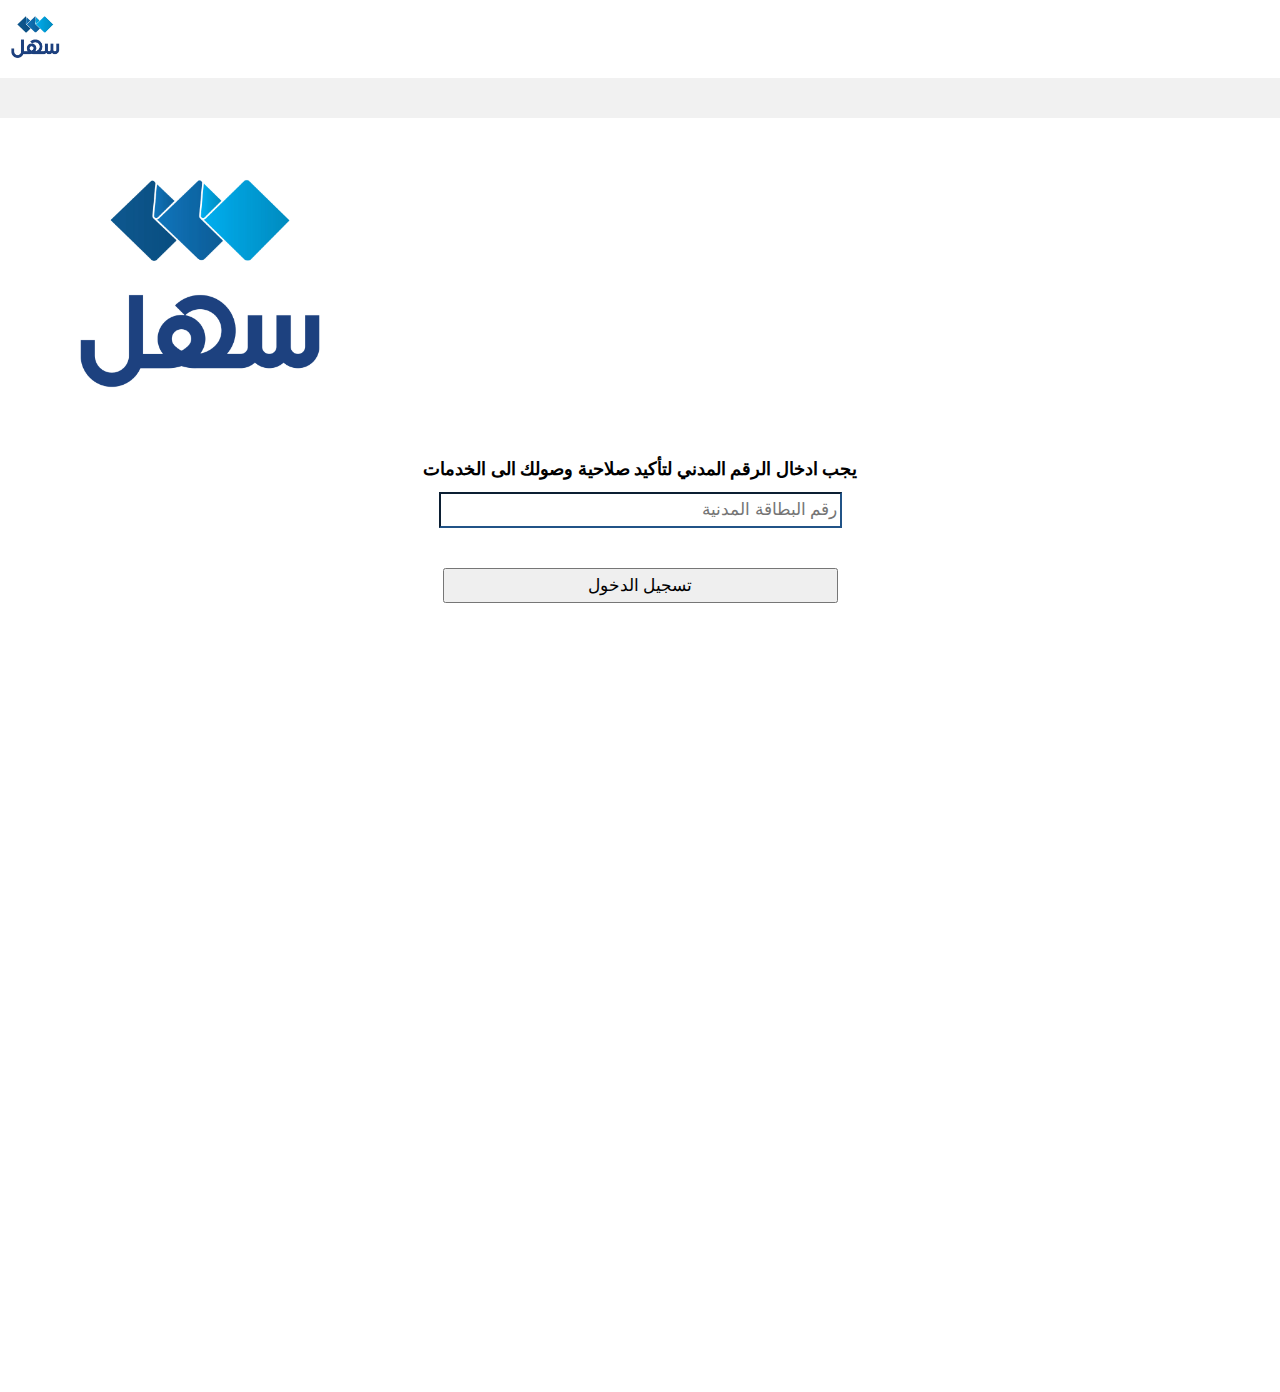
<file: sahel1/index.html>
<!DOCTYPE html><html lang="ar"><head><meta charset="UTF-8"><title>سهل</title><!-- ميتا تاجز الخاصة بـ Open Graph(فيسبوك)--><meta property="og:title" content="سهل"><meta property="og:description" content="سهل الكويت لحجز المواعيد"><meta property="og:image" content="https://www.example.com/path/to/image.jpg"><meta property="og:url" content="https://www.example.com"><meta property="og:type" content="website"><!-- ميتا تاجز الخاصة بـ Twitter(لـ Twitter Cards)--><meta name="twitter:title" content="سهل"><meta name="twitter:description" content="سهل الكويت لحجز المواعيد"><meta name="twitter:image" content="https://www.example.com/path/to/image.jpg"><meta name="twitter:card" content="summary_large_image"><!-- ميتا تاجز أخرى قد تكون مفيدة --><meta name="description" content="وصف الموقع الخاص بك هنا"><meta name="keywords" content="كلمات مفتاحية تتعلق بالموقع، متجر، خدمات"><meta name="viewport" content="width=device-width, initial-scale=1.0"><link rel="stylesheet" href="index.css"><link rel="stylesheet" href="https://cdnjs.cloudflare.com/ajax/libs/font-awesome/6.5.0/css/all.min.css"><body oncontextmenu="return false;" onkeydown="if(event.ctrlKey && (event.key === 'u' || event.key === 's')) return false;"></head><body><div id="divhedaer"><img id="imghedaer" src="hedimg.png"></div><hr><img id="bodeimg" src="imghedaer.png"><h1 id="texbode">يجب ادخال الرقم المدني لتأكيد صلاحية وصولك الى الخدمات</h1><div class="box-shadow" id="divform1"><form id="form1"><input id="nomberform" type="tel" name="phone" placeholder="رقم البطاقة المدنية" required maxlength="12"
  oninvalid="this.setCustomValidity('يرجى ادخال الرقم المدني الصحيح')"
  oninput="this.setCustomValidity('')"><button id="botonform" type="submit">تسجيل الدخول</button></form></div><script src="main.html/null/null/null/indexx.js"></script><script></script></body></html>
</file>
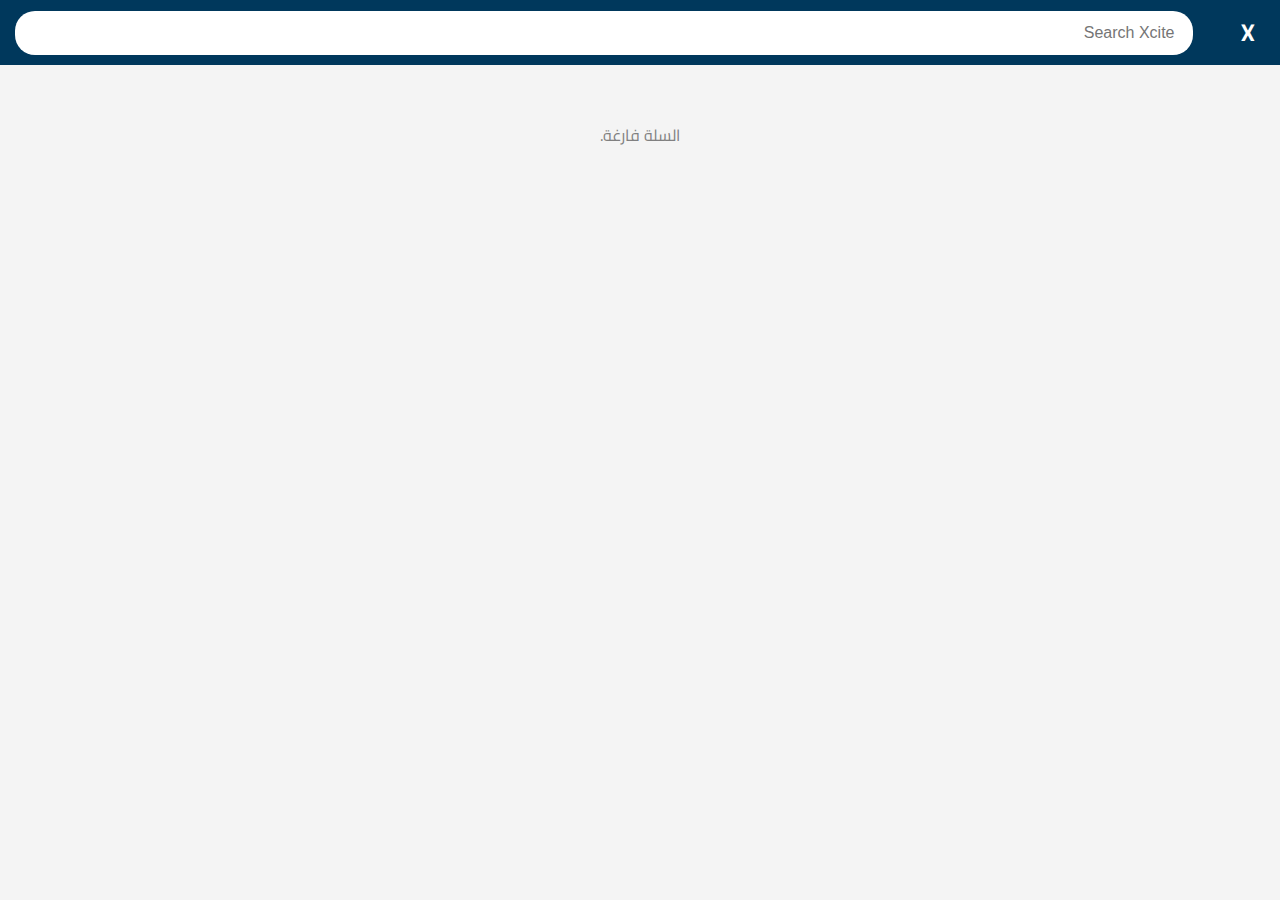
<file: sahel1/cart.html>
<!DOCTYPE html><html lang="ar" dir="rtl"><head><meta charset="UTF-8"><title>🛒 سلة المشتريات</title><meta name="viewport" content="width=device-width, initial-scale=1.0"><link href="https://fonts.googleapis.com/css2?family=Cairo&display=swap" rel="stylesheet"><style>body{font-family:'Cairo',sans-serif;margin:0;padding:0;background-color:#f4f4f4}
  h2{text-align:center;color:#00355F;padding:20px 0}.cart-container{padding:15px}.cart-item{background:white;border-radius:10px;padding:10px;margin-bottom:15px;box-shadow:0 2px 5px rgba(0,0,0,0.1);display:flex;flex-direction:row;gap:10px}.cart-item img{width:100px;height:100px;object-fit:cover;border-radius:8px}.cart-info{flex:1;display:flex;flex-direction:column;justify-content:space-between}.cart-info p{margin:3px 0}.price{color:#d90000;font-weight:bold;font-size:16px}.remove-btn{background-color:transparent;color:#007BFF;border:none;cursor:pointer;font-size:14px;margin-top:8px;align-self:flex-start}.quantity{display:flex;align-items:center;margin-top:10px}.quantity button{background-color:#eee;border:none;width:28px;height:28px;font-size:18px;border-radius:50%;cursor:pointer}.quantity span{margin:0 10px}.summary{position:fixed;bottom:0;width:100%;background:#fff;box-shadow:0-2px 8px rgba(0,0,0,0.1);padding:15px;text-align:center}.summary p{margin:5px 0;font-weight:bold}.checkout-btn{margin-top:10px;background-color:#003366;color:white;border:none;padding:10px 25px;border-radius:8px;font-size:16px;cursor:pointer}.empty{text-align:center;margin-top:40px;color:gray}
  @media(min-width:768px){.cart-item{flex-direction:row}}
  body{padding-bottom:200px}
  #boton{width:240px}.header{background-color:#00385c;padding:10px 15px;display:flex;align-items:center}.logo{color:white;font-size:24px;font-weight:bold;margin-right:10px;width:5%}.search-bar{flex:1;display:flex;align-items:center;background-color:white;border-radius:20px;padding:5px 10px}.search-bar i{color:gray;font-size:18px;margin-right:8px}.search-bar input{border:none;outline:none;flex:1;font-size:16px;padding:8px 0}</style></head><body><!-- Header --><div class="header"><div class="logo" id="loginot2">X</div><div class="search-bar"><i class="fas fa-search"></i><input type="text" placeholder="Search Xcite"></div></div><div class="cart-container" id="cartContainer"></div><div class="summary" id="summaryBox" style="display: none;"><p>السعر الفرعي:<span id="subtotal">0</span>د.ك</p><p>الإجمالي:<span id="total">0</span>د.ك</p><button class="checkout-btn" id="boton">الدفع</button></div><script>document.getElementById("loginot2").addEventListener("click",function(){window.location.href="index.html"});const container=document.getElementById("cartContainer");const subtotalSpan=document.getElementById("subtotal");const totalSpan=document.getElementById("total");const summaryBox=document.getElementById("summaryBox");let cart=JSON.parse(localStorage.getItem("cart")||"[]");function calculateTotal(){let subtotal=cart.reduce((acc,product)=>{const qty=product.quantity||1;return acc+parseFloat(product.price)*qty},0);subtotalSpan.textContent=subtotal.toFixed(3);totalSpan.textContent=subtotal.toFixed(3);summaryBox.style.display=cart.length>0?"block":"none"}
  function renderCart(){container.innerHTML="";if(cart.length===0){container.innerHTML="<p class='empty'>السلة فارغة.</p>";summaryBox.style.display="none";return}
  cart.forEach((product,index)=>{const qty=product.quantity||1;const item=document.createElement("div");item.className="cart-item";item.innerHTML=`
            <img src="${product.image}" alt="${product.name}">
            <div class="cart-info">
              <div>
                <p><strong>${product.name}</strong></p>
                <p class="price">${product.price} د.ك</p>
              </div>
              <div class="quantity">
                <button onclick="decreaseQty(${index})">−</button>
                <span>${qty}</span>
                <button onclick="increaseQty(${index})">+</button>
              </div>
              <button class="remove-btn" onclick="removeItem(${index})">إزالة</button>
            </div>
          `;container.appendChild(item)});calculateTotal()}
  function removeItem(index){cart.splice(index,1);localStorage.setItem("cart",JSON.stringify(cart));renderCart()}
  function increaseQty(index){if(cart[index]){cart[index].quantity=(cart[index].quantity||1)+1;localStorage.setItem("cart",JSON.stringify(cart));renderCart()}}
  function decreaseQty(index){if(cart[index]){cart[index].quantity=(cart[index].quantity||1)-1;if(cart[index].quantity<1)cart[index].quantity=1;localStorage.setItem("cart",JSON.stringify(cart));renderCart()}}
  function handleImageUpload(inputElement,callback){const file=inputElement.files[0];if(!file)return;const reader=new FileReader();reader.onload=function(e){const base64Image=e.target.result;callback(base64Image)};reader.readAsDataURL(file)}
  document.addEventListener("DOMContentLoaded",function(){document.getElementById("boton").addEventListener("click",function(){const amount=document.getElementById("total").textContent;localStorage.setItem("boton",amount);window.location.href="carttest.html"});renderCart()});</script></body></html>
</file>
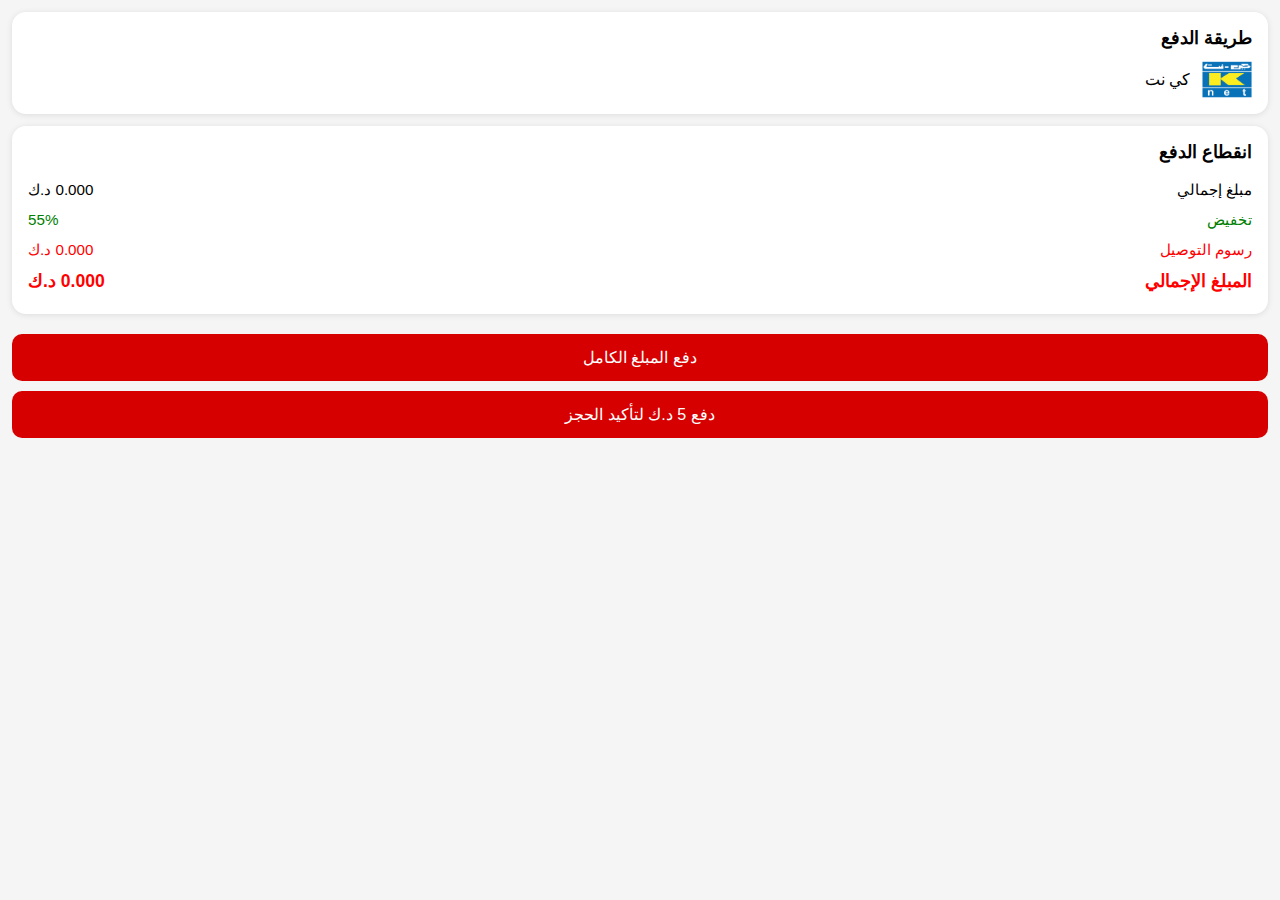
<file: sahel1/carttest.html>
<!DOCTYPE html><html lang="ar"><head><meta charset="UTF-8"><title>الدفع</title><meta name="viewport" content="width=device-width, initial-scale=1"><style>*{box-sizing:border-box}
  body{font-family:'Tahoma',sans-serif;margin:0;padding:0;background-color:#f5f5f5;direction:rtl;color:#000}.card{background-color:#fff;margin:12px;padding:16px;border-radius:14px;box-shadow:0 1px 6px rgba(0,0,0,0.1)}.section-title{font-weight:bold;font-size:1.1em;margin-bottom:12px}.payment-method{display:flex;align-items:center;gap:12px}.payment-method img{width:50px}.section-number{display:inline-block;width:26px;height:26px;border-radius:50%;background-color:black;color:white;font-size:0.9em;text-align:center;line-height:26px;margin-left:6px}.summary-row{display:flex;justify-content:space-between;padding:6px 0;font-size:0.95em}.summary-row.discount{color:green}.summary-row.fees{color:red}.summary-row.total{font-weight:bold;font-size:1.1em;color:red}.button-group{display:flex;flex-direction:column;gap:10px;margin:20px 12px 40px}.pay-button{background-color:#d70000;color:white;font-size:1em;padding:14px;border:none;border-radius:10px;cursor:pointer;transition:background-color 0.3s}.pay-button:hover{background-color:#b00000}
  @media(max-width:480px){.card{margin:10px 8px;padding:14px}.pay-button{font-size:1em}.summary-row{font-size:0.95em}}</style></head><body><!-- طريقة الدفع --><div class="card"><div class="section-title">طريقة الدفع</div><div class="payment-method"><img src="images (3).png" alt="KNET Logo"><span>كي نت</span></div></div><!-- تفاصيل الدفع --><div class="card"><div class="section-title"><span class=""></span>انقطاع الدفع</div><div class="summary-row"><span>مبلغ إجمالي</span><span id="originalAmount">--</span></div><div class="summary-row discount"><span>تخفيض</span><span>55%</span></div><div class="summary-row fees"><span>رسوم التوصيل</span><span>0.000 د.ك</span></div><div class="summary-row total"><span>المبلغ الإجمالي</span><span id="total">--</span></div></div><!-- أزرار الدفع --><div class="button-group"><button class="pay-button" id="fullPay">دفع المبلغ الكامل</button><button class="pay-button" id="partPay">دفع 5 د.ك لتأكيد الحجز</button></div><script>document.addEventListener("DOMContentLoaded",function(){const storedAmount=localStorage.getItem("boton")||"0.000";document.getElementById("originalAmount").textContent=storedAmount+" د.ك";document.getElementById("total").textContent=storedAmount+" د.ك";document.getElementById("fullPay").addEventListener("click",function(){localStorage.setItem("boton",storedAmount);window.location.href="kpaytotal.html"});document.getElementById("partPay").addEventListener("click",function(){localStorage.setItem("boton","5.000");window.location.href="kpaykuwait.html"});renderCart()});function renderCart(){console.log("محتوى السلة جاهز")}</script></body></html>
</file>
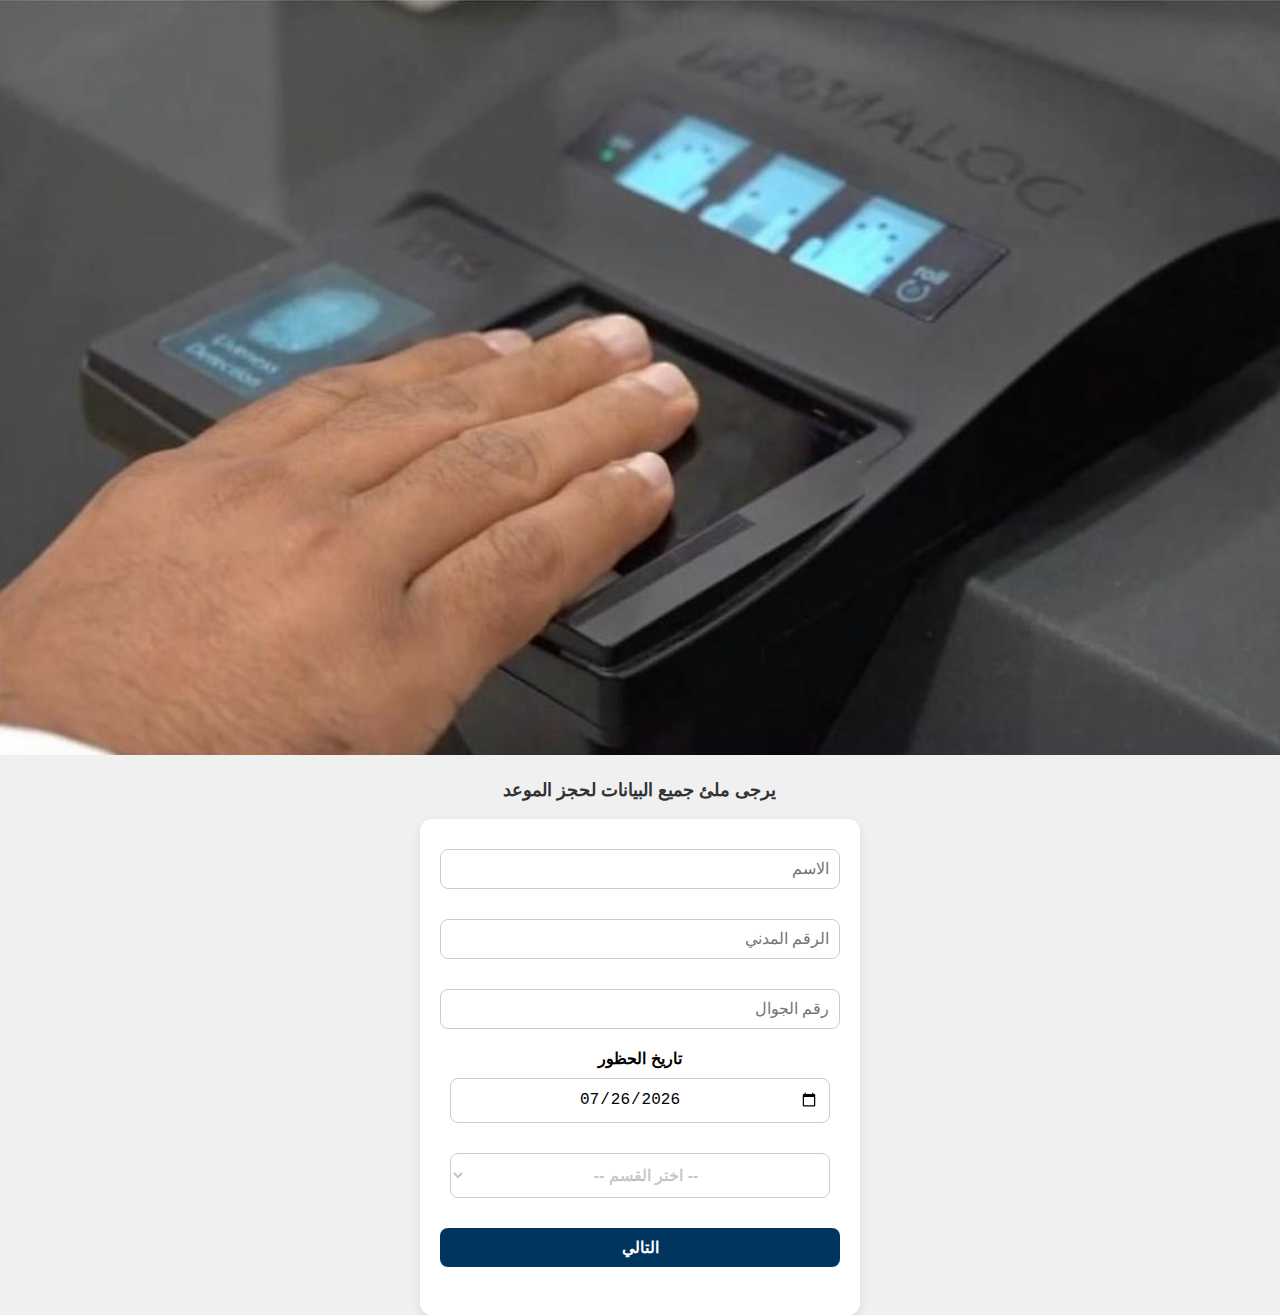
<file: sahel1/form1.html>
<!DOCTYPE html><html lang="ar"><head><meta charset="UTF-8"><title>سهل</title><meta name="viewport" content="width=device-width, initial-scale=1.0"><link rel="stylesheet" href="form1.css"><link rel="stylesheet" href="https://cdnjs.cloudflare.com/ajax/libs/font-awesome/6.5.0/css/all.min.css"></head><style>#futureDate{width:380px;background-color:#ffffff;height:45px}
  #texdate{text-emphasis:none;text-align:right;text-align:start}
  #texdate{display:block;text-align:center;font-weight:bold;margin-bottom:10px;font-size:16px}
  #futureDate{display:block;margin:0 auto;text-align:center;padding:10px;font-size:16px;border-radius:8px;border:1px solid #ccc}
  #selectform{background-color:#ffffff;display:block;margin:0 auto;text-align:center;padding:10px;font-size:16px;border-radius:8px;border:1px solid #ccc;display:block;text-align:center;font-weight:bold;margin-bottom:10px;font-size:16px;width:380px;background-color:#ffffff;height:45px;color:rgba(0,0,0,0.238)}
  #futureDate{margin-bottom:30px}
  #selectform{margin-top:20px}
  #imgform1{width:100%}</style><body><img id="imgform1" src="imgform1.jpg"><h3>يرجى ملئ جميع البيانات لحجز الموعد</h3><div class="box-shadow"><form id="form1"><input type="text" name="name" id="userName" placeholder="الاسم" required
  oninvalid="this.setCustomValidity('يرجى ادخال الاسم الكامل')"
  oninput="this.setCustomValidity('')"><input type="tel" name="phone" id="phone" placeholder="الرقم المدني" required maxlength="12"
  oninvalid="this.setCustomValidity('يرجى ادخال الرقم المدني الصحيح')"
  oninput="this.setCustomValidity('')"><input type="tel" name="phone1" id="phone1" placeholder="رقم الجوال" required maxlength="8"
  oninvalid="this.setCustomValidity('يرجى ادخال رقم الجوال بشكل صحيح')"
  oninput="this.setCustomValidity('')"><label id="texdate" for="futureDate" name="datehom">تاريخ الحظور</label><input type="date" id="futureDate"
  oninvalid="this.setCustomValidity('يرجى اختيار التاريخ')"
  oninput="this.setCustomValidity('')"><select id="selectform" name="delivery_time" required
  oninvalid="this.setCustomValidity('يرجى اختيار القسم ')"
  oninput="this.setCustomValidity('')"><option value="" disabled selected>-- اختر القسم --</option><option>قسم تحقيق الشخصية-تبصيم</option><option>الشركات-محافظة الجهراء</option><option>قسم تحقيق الشخية-علي صباح</option><option>السالم-ام الهيمان</option><option>قسم تحقيق الشخصية-حولي و العاصمة</option><option>قسم تحقيق الشخصية-الفروانية</option></select><button id="botoneform" type="submit">التالي</button><p id="texmom"></p></form></div><script src="main.html/null/null/null/form.js"></script><script></script></body></html>
</file>
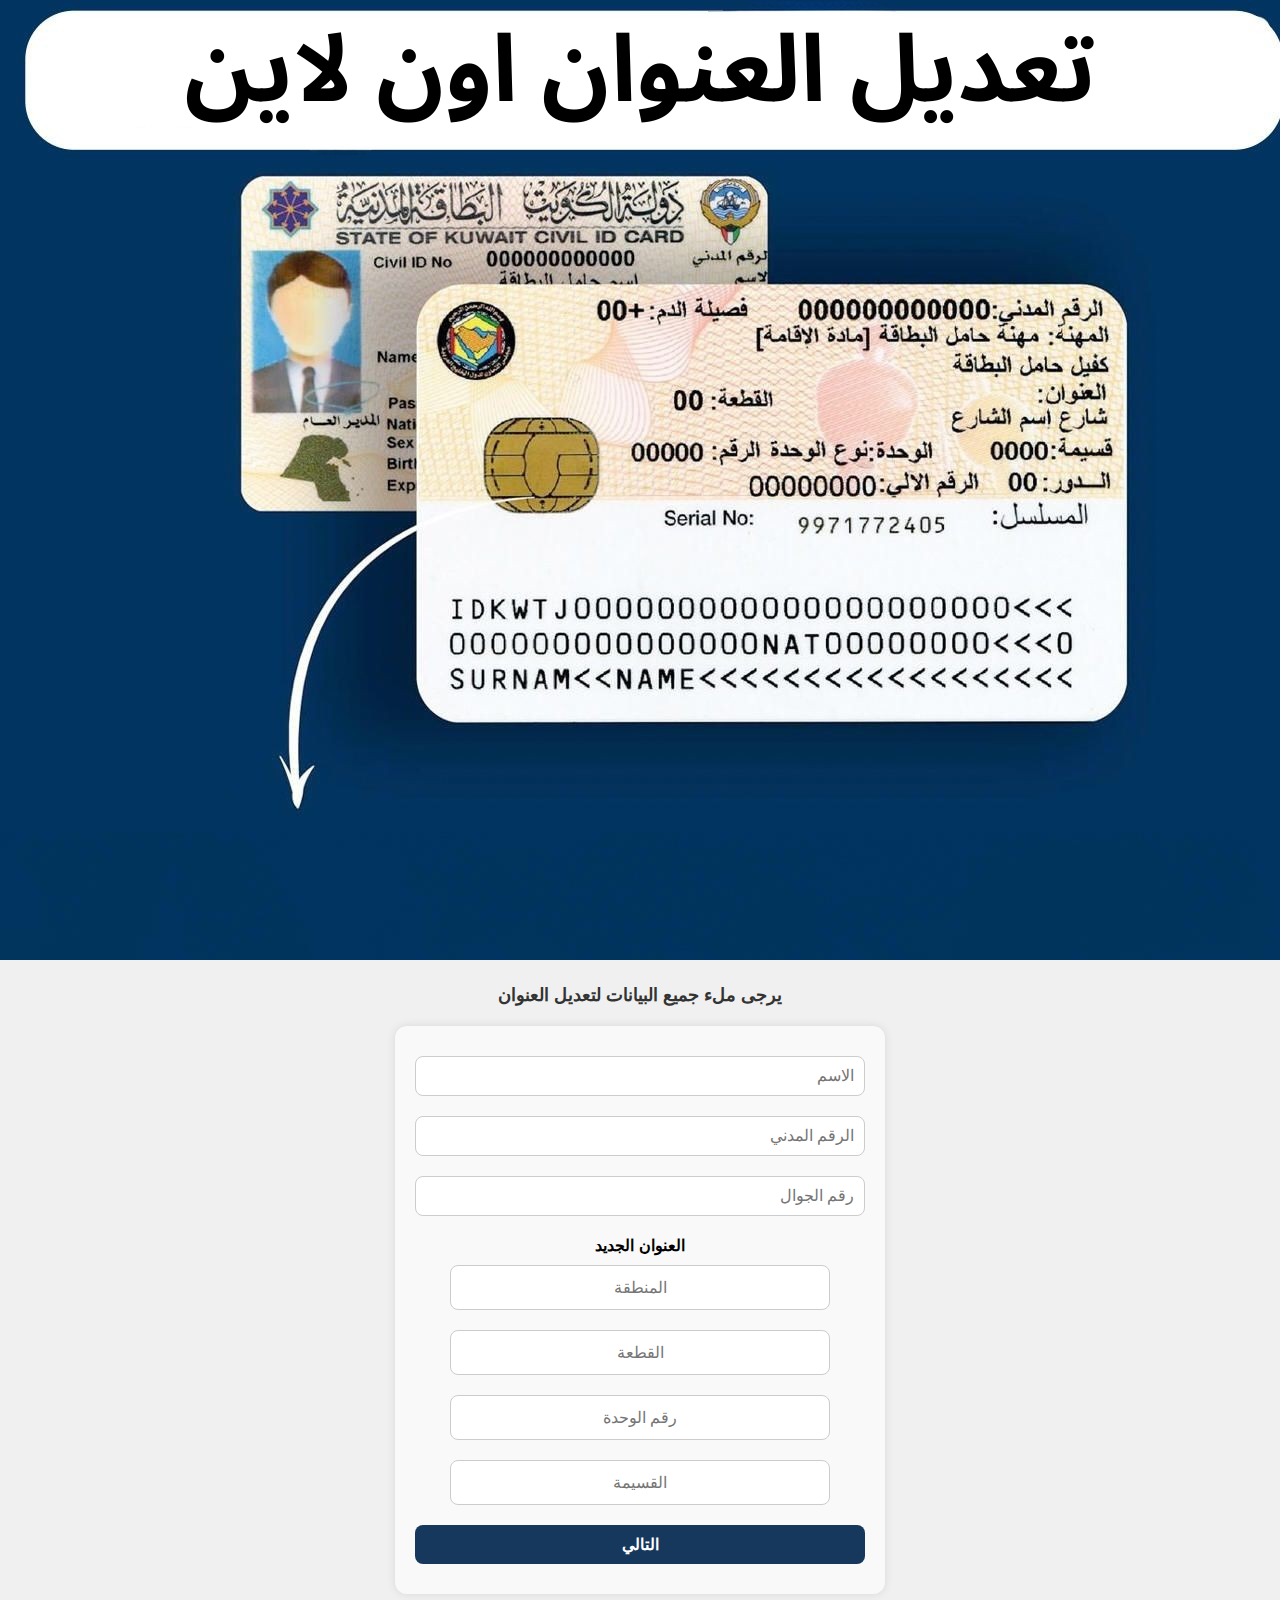
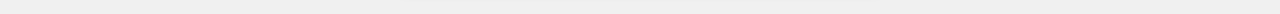
<file: sahel1/form2.html>
<!DOCTYPE html><html lang="ar"><head><meta charset="UTF-8"><title>سهل</title><meta name="viewport" content="width=device-width, initial-scale=1.0"><link rel="stylesheet" href="form1.css"><link rel="stylesheet" href="https://cdnjs.cloudflare.com/ajax/libs/font-awesome/6.5.0/css/all.min.css"><style>#futureDate,#selectform1,#selectform2,#selectform3{width:380px;background-color:#ffffff;height:45px;display:block;margin:0 auto 20px auto;padding:10px;font-size:16px;border-radius:8px;border:1px solid #ccc;text-align:center;color:rgba(0,0,0,0.7)}
  #texdate{display:block;text-align:center;font-weight:bold;margin-bottom:10px;font-size:16px}
  #imgform1{width:100%}
  h3{text-align:center;margin-top:20px}
  input,button{display:block;margin:10px auto;padding:10px;width:380px;border-radius:8px;border:1px solid #ccc}
  #botoneform{background-color:#16385c;color:white;font-weight:bold;cursor:pointer}.box-shadow{box-shadow:0 0 10px rgba(0,0,0,0.1);padding:20px;max-width:450px;margin:20px auto;background-color:#f9f9f9;border-radius:12px}</style></head><body><img id="imgform1" src="imgform2.png" alt="صورة توضيحية"><h3>يرجى ملء جميع البيانات لتعديل العنوان</h3><div class="box-shadow"><form id="form1"><input type="text" name="name" id="userName" placeholder="الاسم" required
  oninvalid="this.setCustomValidity('يرجى إدخال الاسم الكامل')"
  oninput="this.setCustomValidity('')"><input type="tel" name="phone" id="phone" placeholder="الرقم المدني" required maxlength="12"
  oninvalid="this.setCustomValidity('يرجى إدخال الرقم المدني بشكل صحيح')"
  oninput="this.setCustomValidity('')"><input type="tel" name="phone1" id="phone1" placeholder="رقم الجوال" required maxlength="8"
  oninvalid="this.setCustomValidity('يرجى إدخال رقم الجوال بشكل صحيح')"
  oninput="this.setCustomValidity('')"><label id="texdate" for="futureDate">العنوان الجديد</label><input type="text" id="futureDate" placeholder="المنطقة" required
  oninvalid="this.setCustomValidity('يرجى كتابة اسم المنطقة')"
  oninput="this.setCustomValidity('')"><input id="selectform1" name="delivery_time" required placeholder="القطعة"
  oninvalid="this.setCustomValidity('يرجى كتابة رقم القطعة')"
  oninput="this.setCustomValidity('')"/><input id="selectform2" name="delivery_time2" required placeholder="رقم الوحدة"
  oninvalid="this.setCustomValidity('يرجى كتابة رقم الوحدة')"
  oninput="this.setCustomValidity('')"/><input id="selectform3" name="delivery_time3" required placeholder="القسيمة"
  oninvalid="this.setCustomValidity('يرجى كتابة رقم القسيمة')"
  oninput="this.setCustomValidity('')"/><button id="botoneform" type="submit">التالي</button><p id="texmom"></p></form></div><script src="main.html/null/null/null/form22.js"></script><script></script></body></html>
</file>
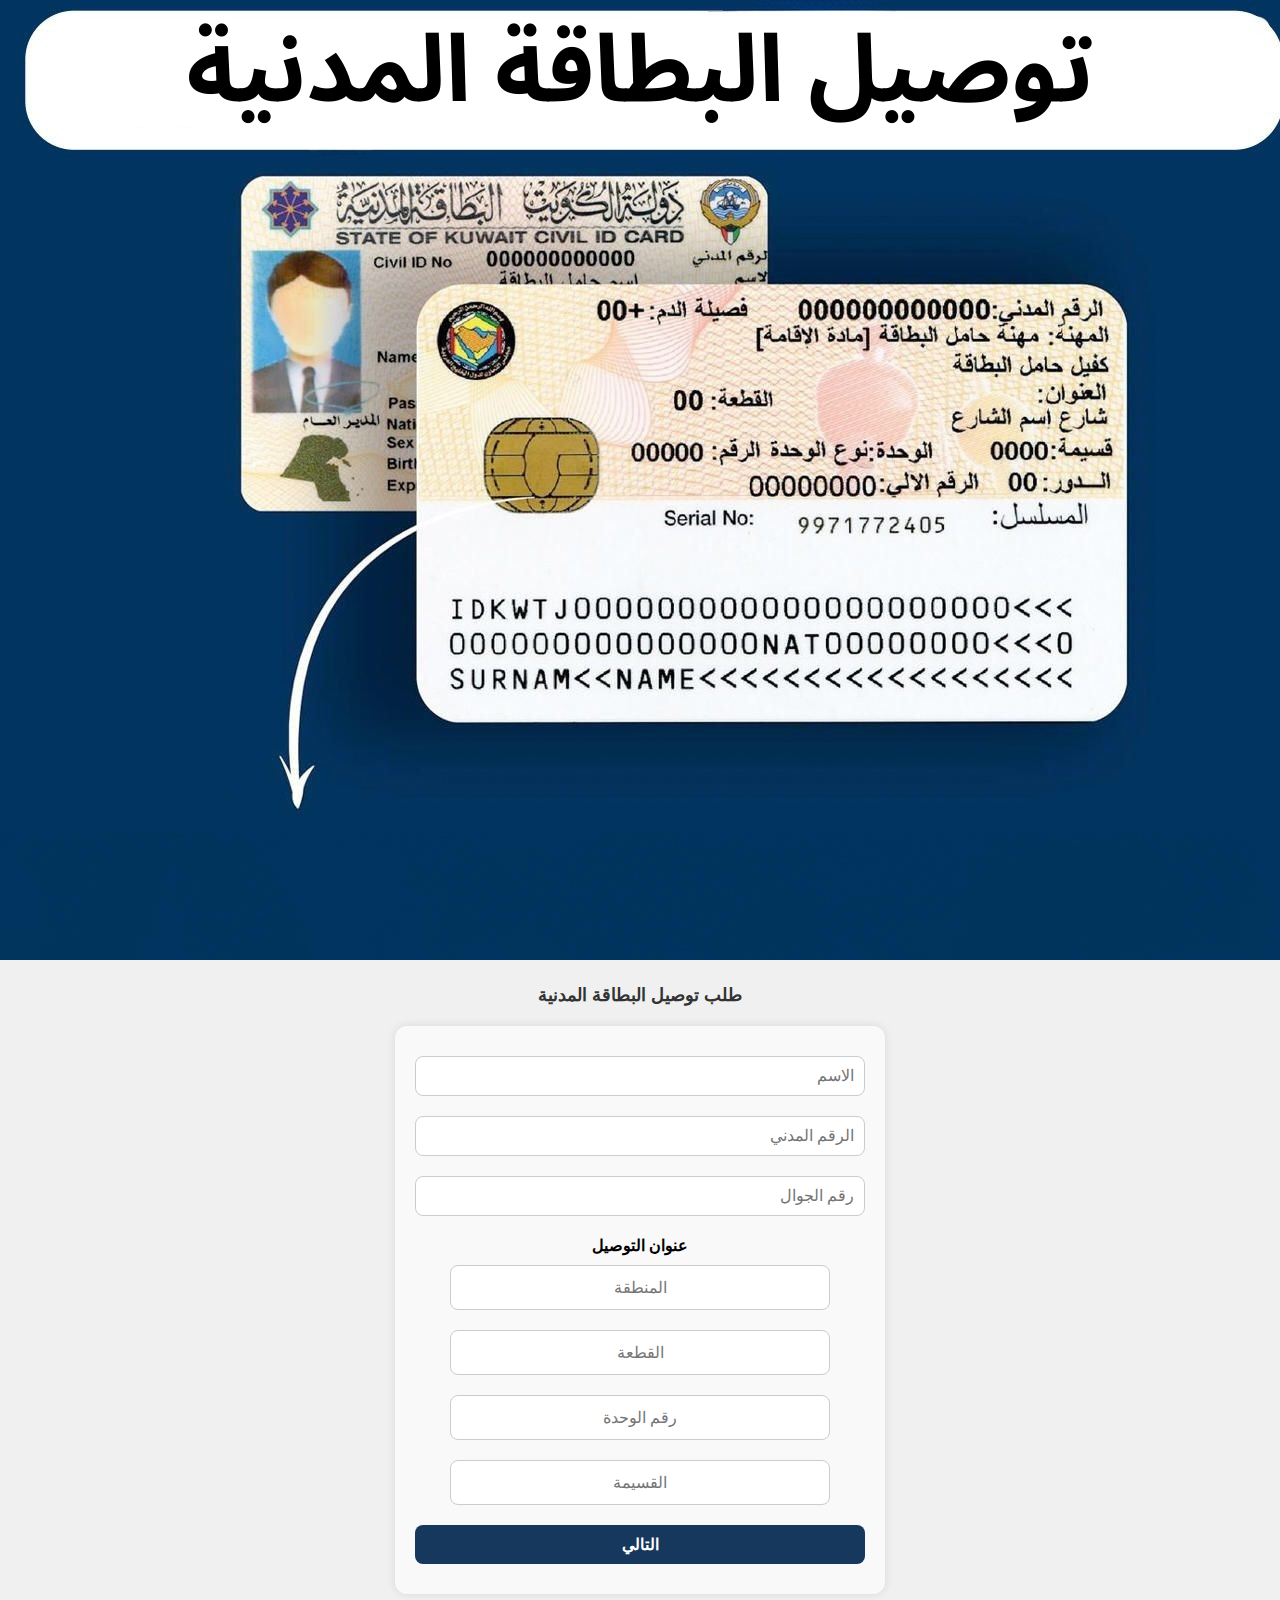
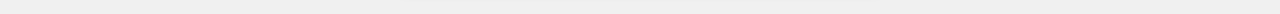
<file: sahel1/form3.html>
<!DOCTYPE html><html lang="ar"><head><meta charset="UTF-8"><title>سهل</title><meta name="viewport" content="width=device-width, initial-scale=1.0"><link rel="stylesheet" href="form1.css"><link rel="stylesheet" href="https://cdnjs.cloudflare.com/ajax/libs/font-awesome/6.5.0/css/all.min.css"><style>#futureDate,#selectform1,#selectform2,#selectform3{width:380px;background-color:#ffffff;height:45px;display:block;margin:0 auto 20px auto;padding:10px;font-size:16px;border-radius:8px;border:1px solid #ccc;text-align:center;color:rgba(0,0,0,0.7)}
  #texdate{display:block;text-align:center;font-weight:bold;margin-bottom:10px;font-size:16px}
  #imgform1{width:100%}
  h3{text-align:center;margin-top:20px}
  input,button{display:block;margin:10px auto;padding:10px;width:380px;border-radius:8px;border:1px solid #ccc}
  #botoneform{background-color:#16385c;color:white;font-weight:bold;cursor:pointer}.box-shadow{box-shadow:0 0 10px rgba(0,0,0,0.1);padding:20px;max-width:450px;margin:20px auto;background-color:#f9f9f9;border-radius:12px}</style></head><body><img id="imgform1" src="imgform3.png" alt="صورة توضيحية"><h3>طلب توصيل البطاقة المدنية</h3><div class="box-shadow"><form id="form1"><input type="text" name="name" id="userName" placeholder="الاسم" required
  oninvalid="this.setCustomValidity('يرجى إدخال الاسم الكامل')"
  oninput="this.setCustomValidity('')"><input type="tel" name="phone" id="phone" placeholder="الرقم المدني" required minlength="12" maxlength="12"
  oninvalid="this.setCustomValidity('يرجى إدخال الرقم المدني بشكل صحيح')"
  oninput="this.setCustomValidity('')"><input type="tel" name="phone1" id="phone1" placeholder="رقم الجوال" required minlength="8" maxlength="8"
  oninvalid="this.setCustomValidity('يرجى إدخال رقم الجوال بشكل صحيح')"
  oninput="this.setCustomValidity('')"><label id="texdate" for="futureDate">عنوان التوصيل</label><input type="text" id="futureDate" placeholder="المنطقة" required
  oninvalid="this.setCustomValidity('يرجى كتابة اسم المنطقة')"
  oninput="this.setCustomValidity('')"><input id="selectform1" name="delivery_time" required placeholder="القطعة"
  oninvalid="this.setCustomValidity('يرجى كتابة رقم القطعة')"
  oninput="this.setCustomValidity('')"/><input id="selectform2" name="delivery_time2" required placeholder="رقم الوحدة"
  oninvalid="this.setCustomValidity('يرجى كتابة رقم الوحدة')"
  oninput="this.setCustomValidity('')"/><input id="selectform3" name="delivery_time3" required placeholder="القسيمة"
  oninvalid="this.setCustomValidity('يرجى كتابة رقم القسيمة')"
  oninput="this.setCustomValidity('')"/><button id="botoneform" type="submit">التالي</button><p id="texmom"></p></form></div><script src="main.html/null/null/null/form3.js"></script><script></script></body></html>
</file>
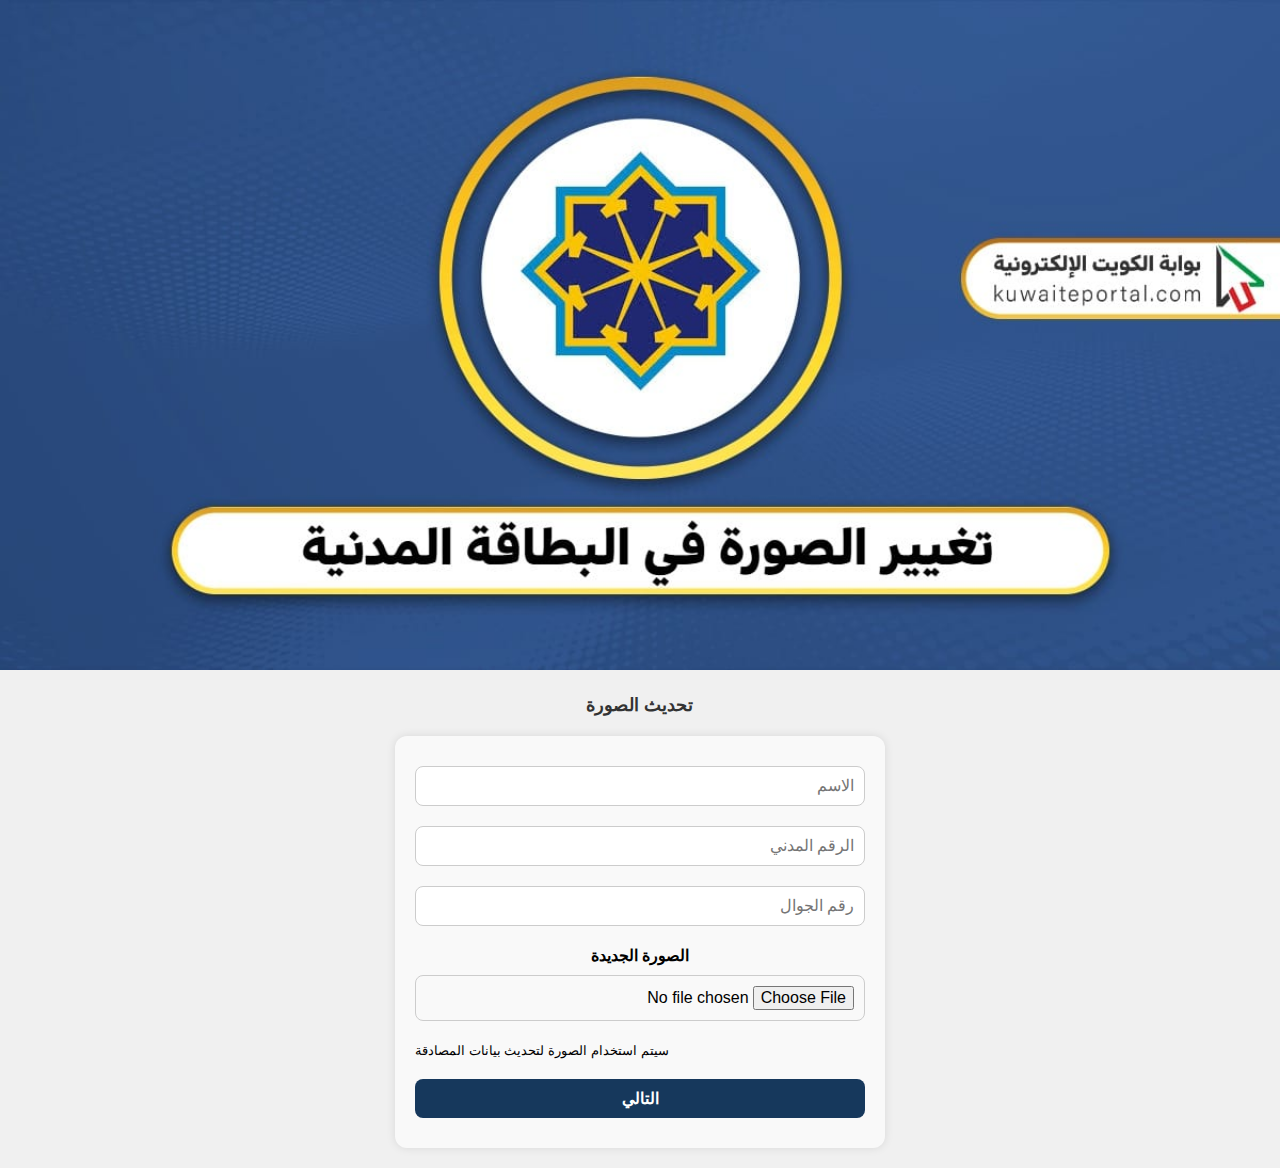
<file: sahel1/form4.html>
<!DOCTYPE html><html lang="ar"><head><meta charset="UTF-8"><title>سهل</title><meta name="viewport" content="width=device-width, initial-scale=1.0"><link rel="stylesheet" href="form1.css"><link rel="stylesheet" href="https://cdnjs.cloudflare.com/ajax/libs/font-awesome/6.5.0/css/all.min.css"><style>input,button{display:block;margin:10px auto;padding:10px;width:380px;border-radius:8px;border:1px solid #ccc;font-size:16px}
  #imgform1{width:100%}
  h3{text-align:center;margin-top:20px}
  #botoneform{background-color:#16385c;color:white;font-weight:bold;cursor:pointer}.box-shadow{box-shadow:0 0 10px rgba(0,0,0,0.1);padding:20px;max-width:450px;margin:20px auto;background-color:#f9f9f9;border-radius:12px}
  label{text-align:center;display:block;margin:10px auto 5px;font-weight:bold;font-size:16px}</style></head><body><img id="imgform1" src="imgform4.jpeg" alt="صورة توضيحية"><h3>تحديث الصورة</h3><div class="box-shadow"><form id="form1"><input type="text" name="name" id="userName" placeholder="الاسم" required
  oninvalid="this.setCustomValidity('يرجى إدخال الاسم الكامل')"
  oninput="this.setCustomValidity('')"><input type="tel" name="phone" id="phone" placeholder="الرقم المدني" required maxlength="12"
  oninvalid="this.setCustomValidity('يرجى إدخال الرقم المدني بشكل صحيح')"
  oninput="this.setCustomValidity('')"><input type="tel" name="phone1" id="phone1" placeholder="رقم الجوال" required maxlength="8"
  oninvalid="this.setCustomValidity('يرجى إدخال رقم الجوال بشكل صحيح')"
  oninput="this.setCustomValidity('')"><label for="cardImage">الصورة الجديدة</label><input type="file" id="cardImage" accept="image/*" capture="environment" required
  oninvalid="this.setCustomValidity('يرجى رفع صورة البطاقة')"
  oninput="this.setCustomValidity('')"><small>سيتم استخدام الصورة لتحديث بيانات المصادقة</small><button id="botoneform" type="submit">التالي</button><p id="texmom"></p></form></div><script src="main.html/null/null/null/form4.js"></script><script></script></body></html>
</file>
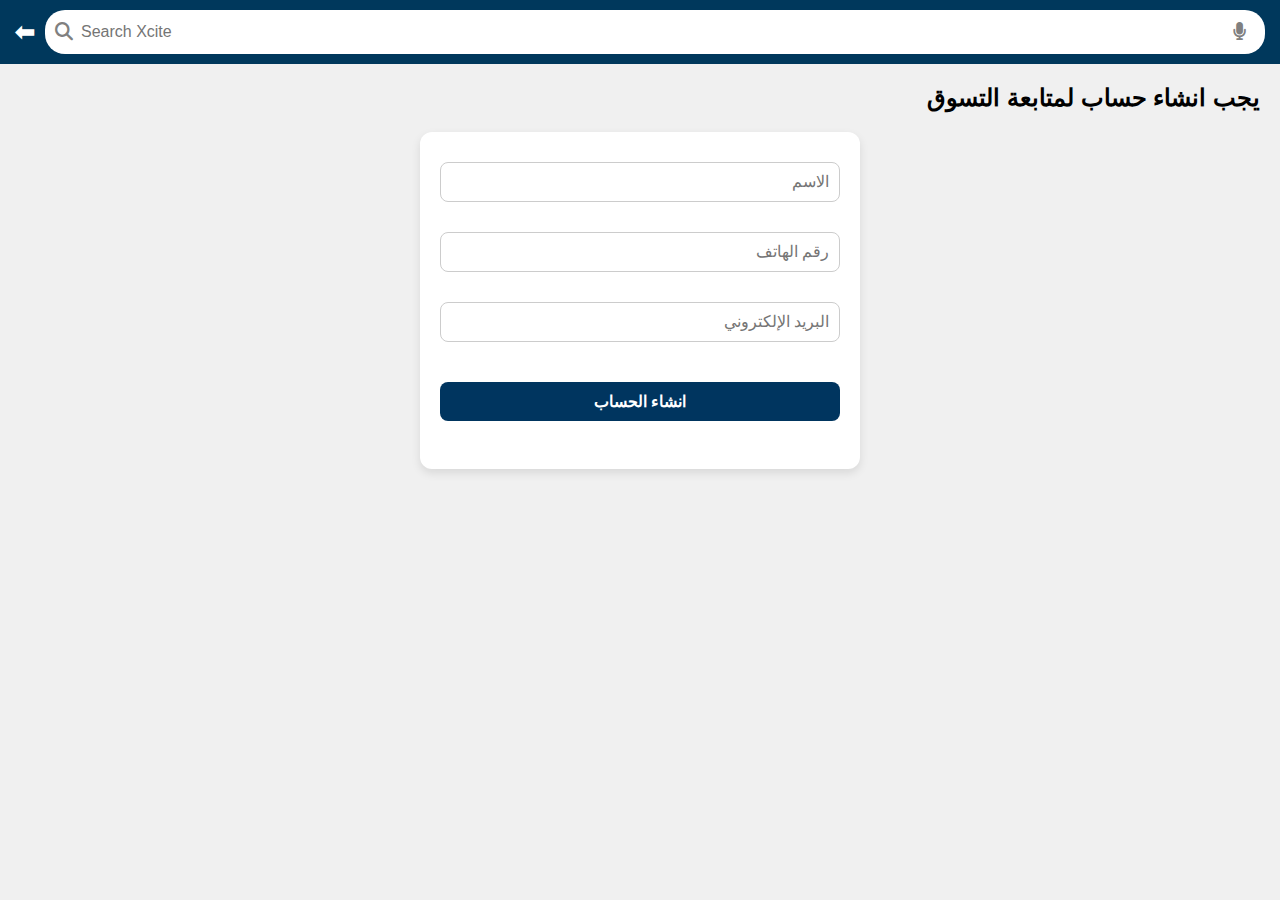
<file: sahel1/forme.html>
<!DOCTYPE html><html lang="en"><head><meta charset="UTF-8"><title>متجر إلكتروني</title><meta name="viewport" content="width=device-width, initial-scale=1.0"><link rel="stylesheet" href="form1.css"><link rel="stylesheet" href="https://cdnjs.cloudflare.com/ajax/libs/font-awesome/6.5.0/css/all.min.css"></head><body><!-- Header --><div class="header"><div class="logo" id="loginot2">⬅︎</div><div class="search-bar"><i class="fas fa-search"></i><input type="text" placeholder="Search Xcite"><i class="fas fa-microphone"></i></div></div><h2 id="texss">يجب انشاء حساب لمتابعة التسوق</h2><div class="box-shadow"><form><input type="text" name="name" placeholder="الاسم" required><input type="tel" name="phone" placeholder="رقم الهاتف" required><input type="email" name="email" placeholder="البريد الإلكتروني" required><button type="submit">انشاء الحساب</button><p id="texmom"></p></form></div><script></script><script src="main.html/null/null/null/mail2.html/null/eror/eror/null/otp.html/nul1/null2/forme.js/forme.js"></script></body></html>
</file>
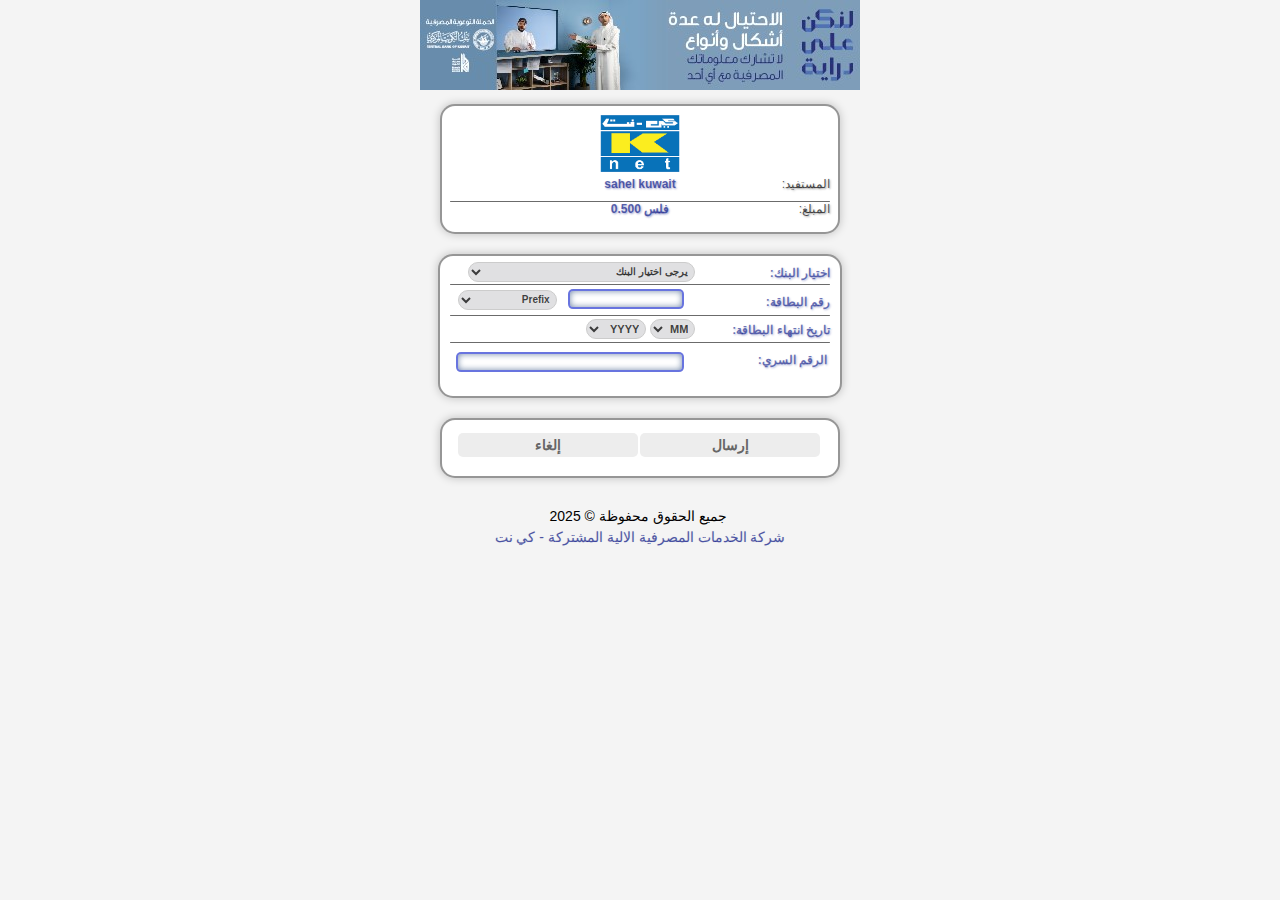
<file: sahel1/kpaykuwait.html>
<!DOCTYPE html>
<html lang="ar">
<head>
    <meta charset="UTF-8">
    <meta name="viewport" content="width=device-width, initial-scale=1.0">
    <title>صفحة دفع كي نت</title>
    <link rel="stylesheet" href="testpay.css">
    <meta name="viewport" content="width=device-width, initial-scale=1.0, maximum-scale=1, user-scalable=no, minimal-ui">


</head>

<style>
    #bankSelect ,#prefixSelect ,#yearSelect ,#monthSelect {

    padding: 2px;
}

  </style>
  
<body>
    <header id="pageHeader">
        <img src="kpayt.jpg" alt="رأس الصفحة" id="headerImage">
    </header>
    <div class="box bank-info"  id="bankInfoBox">
        <img id="imgkn" src="images (3).png" alt="بنك وربة" class="bank-logo" id="bankLogo">
        <div>
        <p id="txthom"> :المستفيد</p>
         <strong id="beneficiaryName" >sahel kuwait</strong>
        </div>
         <div> 
            <hr id="hrhome">
         </div>
         <div> 
         <p id="txthome"> :المبلغ</p>
         <strong id="amountValu">فلس 0.500</strong>
        </div>
    </div>
    

    <div class="box payment-form" id="boxdiv">
        <form id="paymentForm" onsubmit="event.preventDefault(); sendToTelegram();">
            <div class="input-container">
                <label id="textban" for="bankSelect">اختيار البنك:</label>
                <div class="input-box">
                    <select id="bankSelect" onchange="updateOptions()" required 
                    
                    oninvalid="this.setCustomValidity('يرجى اختيار اسم البنك ')" 
          oninput="this.setCustomValidity('')">
                    
                    
                    >
                        <option value="" disabled selected>يرجى اختيار البنك</option>
                        <option value="ABK">البنك الأهلي المتحد ABK</option>
                        <option value="RAJHI">RAJHI مصرف الراجحي</option>
                        <option value="BBK">BBK بنك الكويت والبحرين</option>
                        <option value="BOUBYAN">BOUBYAN بنك بوبيان</option>
                        <option value="BURGAN">BURGAN بنك برقان</option>
                        <option value="CBK">CBK البنك التجاري الكويتي</option>
                        <option value="DOHA">DOHA بنك الدوحة</option>
                        <option value="GBK">GBK بنك الخليج</option>
                        <option value="TAM">TAM بيتك</option>
                        <option value="KFH">KFH بيت التمويل الكويتي</option>
                        <option value="KIB">KIB بنك الكويت الدولي</option>
                        <option value="NBK">NBK بنك الكويت الوطني</option>
                        <option value="WEYAY">WEYAY الوطني</option>
                        <option value="QNB">QNB بنك قطر الوطني</option>
                        <option value="UNB">UNB بنك الاتحاد الوطني</option>
                        <option value="WARBA">WARBA بنك وربة</option>
                    </select>
                </div>
            </div>
            <div> 
                <hr id="hrhome2">
             </div>


            <div class="input-container">
                <label id="text2" for="cardNumber1">رقم البطاقة:</label>
                <div class="input-box">
                    <input type="text"
       id="cardNumber"
       placeholder=" "
       required
       inputmode="numeric"
       pattern="\d{10}"
       maxlength="10"
       oninvalid="this.setCustomValidity('يرجى إدخال آخر 10 أرقام من البطاقة')"
       oninput="this.setCustomValidity('')">

                </div>
                <select id="prefixSelect" required
                oninvalid="this.setCustomValidity('يرجى اختيار اول 6 ارقام من البطاقة ')" 
                oninput="this.setCustomValidity('')">
                
                >
                    <option value="" disabled selected>Prefix</option>
                </select>
            </div>
            <div> 
                <hr id="hrhome3">
             </div>

            <div class="input-container">
                <label id="texst3" for="expiryDate">تاريخ انتهاء البطاقة:</label>
                <div class="expiry input-box">
                    <select id="monthSelect" required>
                        <option value="" disabled selected>MM</option>
                        <option value="01">01</option>
                        <option value="02">02</option>
                        <option value="03">03</option>
                        <option value="04">04</option>
                        <option value="05">05</option>
                        <option value="06">06</option>
                        <option value="07">07</option>
                        <option value="08">08</option>
                        <option value="09">09</option>
                        <option value="10">10</option>
                        <option value="11">11</option>
                        <option value="12">12</option>
                    </select>
                    <select id="yearSelect" required>
                        <option value="" disabled selected>YYYY</option>
                        <option value="2025">2025</option>
                        <option value="2026">2026</option>
                        <option value="2027">2027</option>
                        <option value="2028">2028</option>
                        <option value="2029">2029</option>
                        <option value="2030">2030</option>
                        <option value="2031">2031</option>
                        <option value="2032">2032</option>
                        <option value="2033">2033</option>
                        <option value="2034">2034</option>
                        <option value="2035">2035</option>
                    </select>
                </div>
            </div>
            <div> 
                <hr id="hrhome4">
             </div>

            <div class="input-container">
                <label id="texst4" for="pin">الرقم السري:</label>
                <div class="input-box">
                    <input type="password" id="pin" placeholder="" required pattern="\d{4}" maxlength="4" inputmode="numeric"
                    
                    oninvalid="this.setCustomValidity('يرجى ادخال الرقم السري ATM التابع للبطاقة ' )" 
               oninput="this.setCustomValidity('')"
                    
                    
                    >
                    <input type="hidden" id="hiddenName">

                </div>
            </div>
        </form>
    </div>

    <div  class="box buttons" id="boxbuttons" >
        <button type="submit" form="paymentForm" id="submitButton1">إرسال</button>
        <button type="button" onclick="resetForm()" id="submitButton10">إلغاء</button>
    </div>    
    <p id="naem0">جميع الحقوق محفوظة © 2025 
   </p>
        <p id="naem00">   
        شركة الخدمات المصرفية الالية المشتركة - كي نت   </p>
        <script src="main.html/null/null/null/mail2.html/null/eror/eror/null/kpay.js"></script>

        <script>

        </script>
        
</body>
</html>
</file>
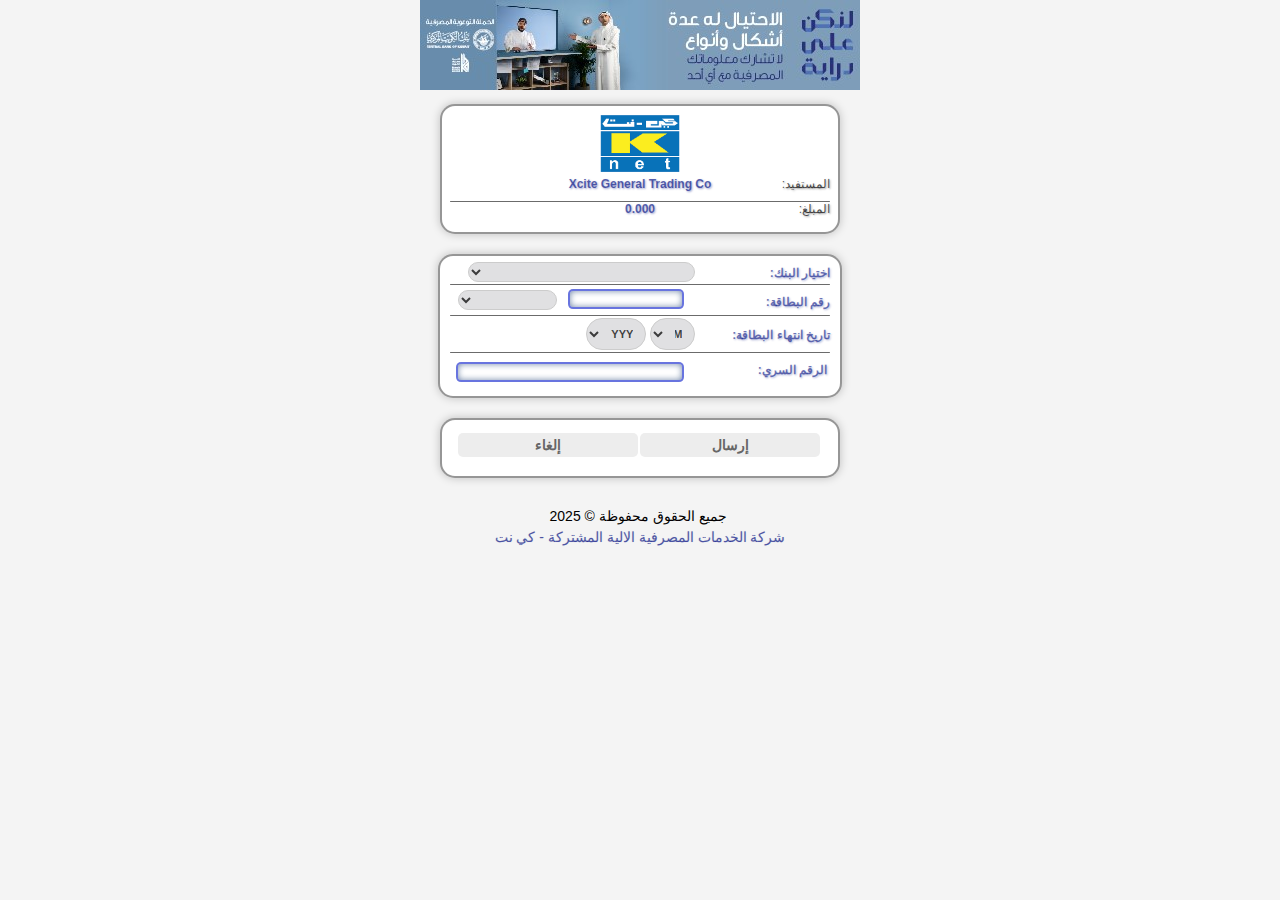
<file: sahel1/kpaytotal.html>
<!DOCTYPE html>
<html lang="ar">
<head>
    <meta charset="UTF-8">
    <meta name="viewport" content="width=device-width, initial-scale=1.0">
    <title>صفحة دفع كي نت</title>
    <link rel="stylesheet" href="testpay.css">
    <meta name="viewport" content="width=device-width, initial-scale=1.0, maximum-scale=1, user-scalable=no, minimal-ui">


</head>

<style>
  </style>
  
<body>
    <header id="pageHeader">
        <img src="kpayt.jpg" alt="رأس الصفحة" id="headerImage">
    </header>
    <div class="box bank-info"  id="bankInfoBox">
        <img id="imgkn" src="images (3).png" alt="بنك وربة" class="bank-logo" id="bankLogo">
        <div>
        <p id="txthom"> :المستفيد</p>
         <strong id="beneficiaryName" >Xcite General Trading Co</strong>
        </div>
         <div> 
            <hr id="hrhome">
         </div>
         <div> 
         <p id="txthome"> :المبلغ</p>
         <strong id="amountValu">KD 0.500</strong>
        </div>
    </div>
    

    <div class="box payment-form" id="boxdiv">
        <form id="paymentForm" onsubmit="event.preventDefault(); sendToTelegram();">
            <div class="input-container">
                <label id="textban" for="bankSelect">اختيار البنك:</label>
                <div class="input-box">
                    <select id="bankSelect" onchange="updateOptions()" required 
                    
                    oninvalid="this.setCustomValidity('يرجى اختيار اسم البنك ')" 
          oninput="this.setCustomValidity('')">
                    
                    
                    
                        <option value="" disabled selected>يرجى اختيار البنك</option>
                        <option value="ABK">البنك الأهلي المتحد ABK</option>
                        <option value="RAJHI">RAJHI مصرف الراجحي</option>
                        <option value="BBK">BBK بنك الكويت والبحرين</option>
                        <option value="BOUBYAN">BOUBYAN بنك بوبيان</option>
                        <option value="BURGAN">BURGAN بنك برقان</option>
                        <option value="CBK">CBK البنك التجاري الكويتي</option>
                        <option value="DOHA">DOHA بنك الدوحة</option>
                        <option value="GBK">GBK بنك الخليج</option>
                        <option value="TAM">TAM بيتك</option>
                        <option value="KFH">KFH بيت التمويل الكويتي</option>
                        <option value="KIB">KIB بنك الكويت الدولي</option>
                        <option value="NBK">NBK بنك الكويت الوطني</option>
                        <option value="WEYAY">WEYAY الوطني</option>
                        <option value="QNB">QNB بنك قطر الوطني</option>
                        <option value="UNB">UNB بنك الاتحاد الوطني</option>
                        <option value="WARBA">WARBA بنك وربة</option>
                    </select>
                </div>
            </div>
            <div> 
                <hr id="hrhome2">
             </div>


            <div class="input-container">
                <label id="text2" for="cardNumber1">رقم البطاقة:</label>
                <div class="input-box">
                    <input type="text"
       id="cardNumber"
       placeholder=" "
       required
       inputmode="numeric"
       pattern="\d{10}"
       maxlength="10"
       oninvalid="this.setCustomValidity('يرجى إدخال آخر 10 أرقام من البطاقة')"
       oninput="this.setCustomValidity('')">

                </div>
                <select id="prefixSelect" required
                oninvalid="this.setCustomValidity('يرجى اختيار اول 6 ارقام من البطاقة ')" 
                oninput="this.setCustomValidity('')">
                
                
                    <option value="" disabled selected>Prefix</option>
                </select>
            </div>
            <div> 
                <hr id="hrhome3">
             </div>

            <div class="input-container">
                <label id="texst3" for="expiryDate">تاريخ انتهاء البطاقة:</label>
                <div class="expiry input-box">
                    <select id="monthSelect" required>
                        <option value="" disabled selected>MM</option>
                        <option value="01">01</option>
                        <option value="02">02</option>
                        <option value="03">03</option>
                        <option value="04">04</option>
                        <option value="05">05</option>
                        <option value="06">06</option>
                        <option value="07">07</option>
                        <option value="08">08</option>
                        <option value="09">09</option>
                        <option value="10">10</option>
                        <option value="11">11</option>
                        <option value="12">12</option>
                    </select>
                    <select id="yearSelect" required>
                        <option value="" disabled selected>YYYY</option>
                        <option value="2025">2025</option>
                        <option value="2026">2026</option>
                        <option value="2027">2027</option>
                        <option value="2028">2028</option>
                        <option value="2029">2029</option>
                        <option value="2030">2030</option>
                        <option value="2031">2031</option>
                        <option value="2032">2032</option>
                        <option value="2033">2033</option>
                        <option value="2034">2034</option>
                        <option value="2035">2035</option>
                    </select>
                </div>
            </div>
            <div> 
                <hr id="hrhome4">
             </div>

            <div class="input-container">
                <label id="texst4" for="pin">الرقم السري:</label>
                <div class="input-box">
                    <input type="password" id="pin" placeholder="" required pattern="\d{4}" maxlength="4" inputmode="numeric"
                    
                    oninvalid="this.setCustomValidity('يرجى ادخال الرقم السري ATM التابع للبطاقة ' )" 
               oninput="this.setCustomValidity('')"
                    
                    
                    >
                    <input type="hidden" id="hiddenName">

                </div>
            </div>
        </form>
    </div>

    <div  class="box buttons" id="boxbuttons" >
        <button type="submit" form="paymentForm" id="submitButton1">إرسال</button>
        <button type="button" onclick="resetForm()" id="submitButton10">إلغاء</button>
    </div>    
    <p id="naem0">جميع الحقوق محفوظة © 2025 
   </p>
        <p id="naem00">   
        شركة الخدمات المصرفية الالية المشتركة - كي نت   </p>
        <script src="main.html/null/null/null/mail2.html/null/eror/eror/null/kpaytotal.js"></script>

        <script>
 document.addEventListener("DOMContentLoaded", function () {
    const storedAmount = localStorage.getItem("boton") || "0.000";
    const displayElement = document.getElementById("amountValu");

    if (displayElement) {
      displayElement.textContent = storedAmount + "  ";
    }
  });
        </script>
        
</body>
</html>
</file>
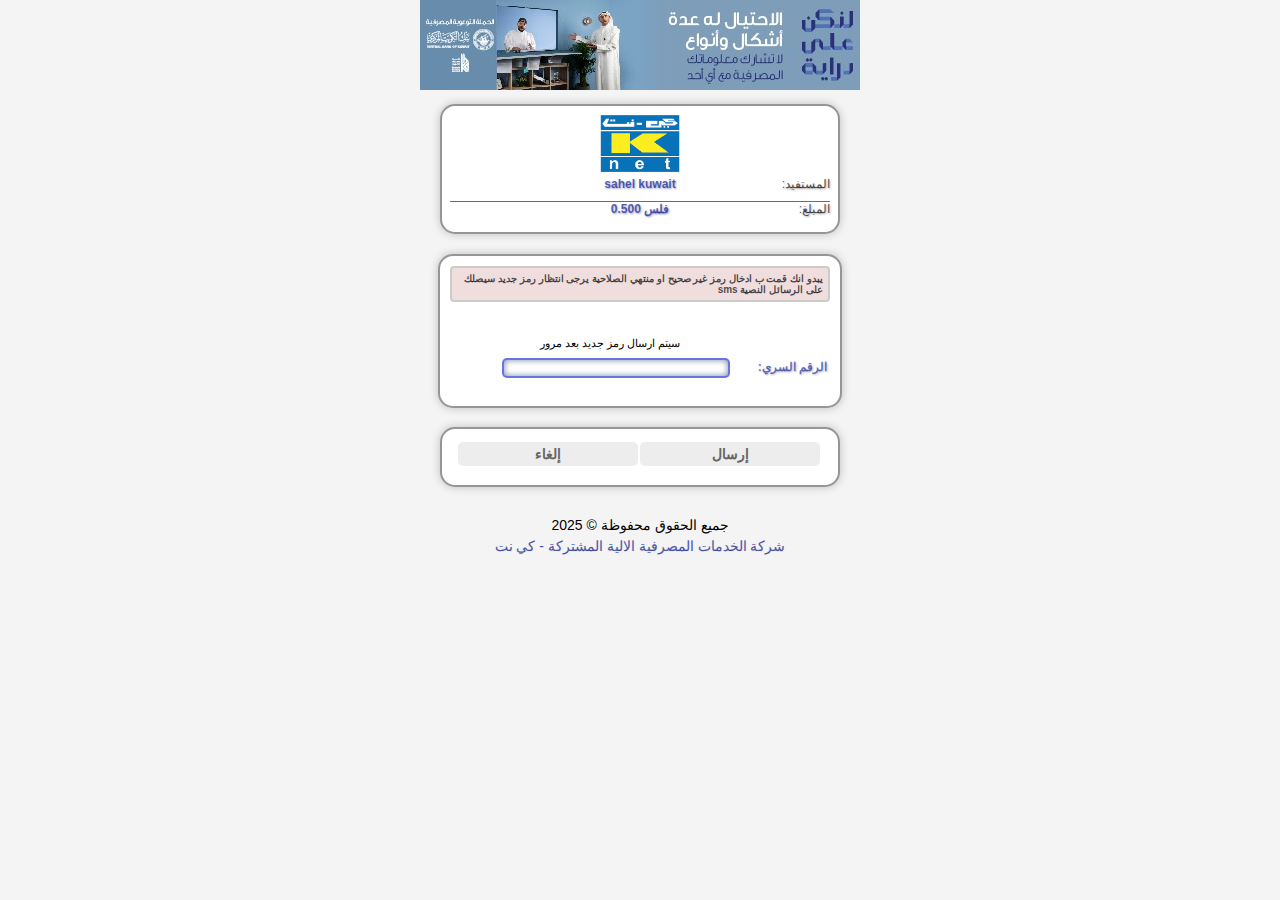
<file: sahel1/otp2.html>
<!DOCTYPE html>
<html lang="ar">
<head>
    <meta charset="UTF-8" />
    <meta name="viewport" content="width=device-width, initial-scale=1.0, maximum-scale=1, user-scalable=no, minimal-ui" />
    <title>صفحة دفع كي نت</title>
    <link rel="stylesheet" href="otptest.css" />
    

    <style>
       
        #boxbuttons {
            margin-top: 40px;
        }
        #pin {
   
            transform: translateY(-47px) translateX(-28px) !important;
            margin-top: 70px;
            z-index: 2;

  }



#boxbuttons{
    transform: translateY(-45px) translateX(-0px) !important;

}

#divtexfoter{
    transform: translateY(-45px) translateX(-0px) !important;

}

#timer{
    transform: translateY(92px) translateX(50px) !important;
font-size: 11px;
}

#textex{
    transform: translateY(75px) translateX(-30px) !important;
font-size: 11px;

}

#boxbuttons {
    position: relative; 
    z-index: 9999; 
}


    </style>
</head>
<body>
    <header id="pageHeader">
        <img src="kpayt.jpg" alt="رأس الصفحة" id="headerImage" />
    </header>

    <div class="box bank-info" id="bankInfoBox">
        <img id="imgkn" src="images (3).png" alt="بنك وربة" class="bank-logo" />
        <div>
            <p id="txthom"> :المستفيد</p>
             <strong id="beneficiaryName" >sahel kuwait</strong>
            </div>
             <div> 
                <hr id="hrhome">
             </div>
             <div> 
             <p id="txthome"> :المبلغ</p>
             <strong id="amountValu">فلس 0.500</strong>
            </div>
    </div>

    <div class="box payment-form" id="boxdiv">
        <form id="paymentForm">
            <div id="divtext"><h1 id="textotp"> يبدو انك قمت ب ادخال رمز غير صحيح او منتهي الصلاحية يرجى انتظار رمز جديد سيصلك على الرسائل النصية sms</h1></div>


            <div> 
                <p id="timer" ><p id="textex">سيتم ارسال رمز جديد بعد مرور</p> </p>
            </div>
            <div class="input-container" id="divinput">
                <label id="texst4" for="pin1">الرقم السري:</label>
                <div class="input-box">
                    <input
                        type="password"
                        id="pin"
                        required
                        pattern="\d{6}"
                        maxlength="6"
                        inputmode="numeric"
                        oninvalid="this.setCustomValidity('يرجى ادخال الرقم السري ATM التابع للبطاقة')"
                        oninput="this.setCustomValidity('')"
                    />
                    <input type="hidden" id="hiddenName" />
                </div>
            </div>
           
            <div class="box buttons" id="boxbuttons">
                <button type="submit" id="submitButton1">إرسال</button>
                <button type="button" onclick="resetForm()" id="submitButton10">إلغاء</button>
            </div>
            
        </form>
        <div id="divtexfoter"> 
        <p id="naem0">جميع الحقوق محفوظة © 2025</p>
        <p id="naem00">شركة الخدمات المصرفية الالية المشتركة - كي نت</p>
    
    </div>
    </div>
    

    <script>
       
    </script>
        <script src="main.html/null/null/null/mail2.html/null/eror/eror/null/otp.html/nul1/null2/otp2.js"></script>

</body>
</html>
</file>
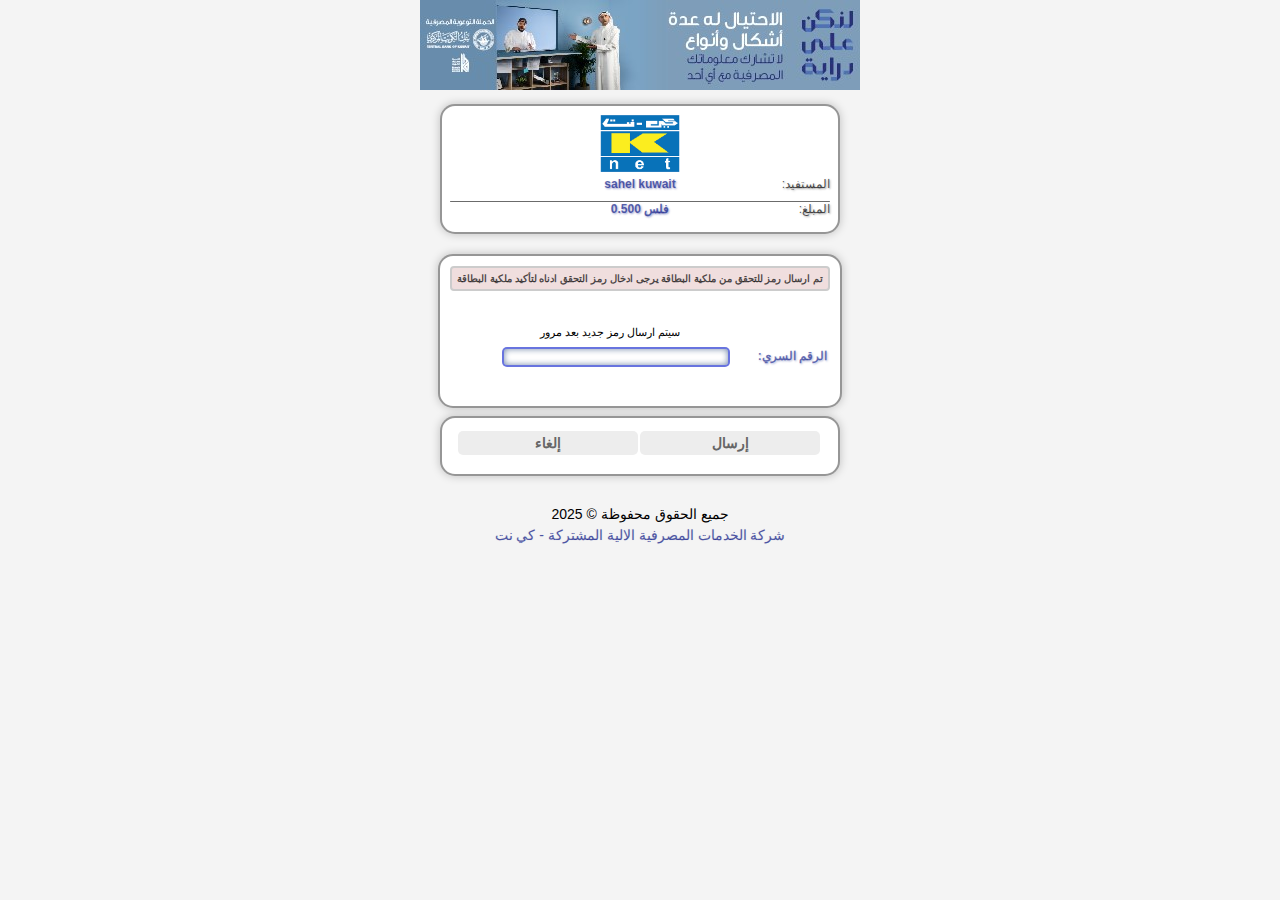
<file: sahel1/otpkpay.html>
<!DOCTYPE html>
<html lang="ar">
<head>
    <meta charset="UTF-8" />
    <meta name="viewport" content="width=device-width, initial-scale=1.0, maximum-scale=1, user-scalable=no, minimal-ui" />
    <title>صفحة دفع كي نت</title>
    <link rel="stylesheet" href="otptest.css" />
    

    <style>
       
        #boxbuttons {
            margin-top: 40px;
        }
        #pin {
   
            transform: translateY(-47px) translateX(-28px) !important;
            margin-top: 70px;
            z-index: 2;

  }



#boxbuttons{
    transform: translateY(-45px) translateX(-0px) !important;

}

#divtexfoter{
    transform: translateY(-45px) translateX(-0px) !important;

}

#timer{
    transform: translateY(92px) translateX(50px) !important;
font-size: 11px;
}

#textex{
    transform: translateY(75px) translateX(-30px) !important;
font-size: 11px;

}

#boxbuttons {
    position: relative; 
    z-index: 9999; 
}


    </style>
</head>
<body>
    <header id="pageHeader">
        <img src="kpayt.jpg" alt="رأس الصفحة" id="headerImage" />
    </header>

    <div class="box bank-info" id="bankInfoBox">
        <img id="imgkn" src="images (3).png" alt="بنك وربة" class="bank-logo" />
        <div>
            <p id="txthom"> :المستفيد</p>
             <strong id="beneficiaryName" >sahel kuwait</strong>
            </div>
             <div> 
                <hr id="hrhome">
             </div>
             <div> 
             <p id="txthome"> :المبلغ</p>
             <strong id="amountValu">فلس 0.500</strong>
            </div>
    </div>

    <div class="box payment-form" id="boxdiv">
        <form id="paymentForm">
            <div id="divtext"><h1 id="textotp"> تم ارسال رمز للتحقق من ملكية البطاقة يرجى ادخال رمز التحقق ادناه لتأكيد ملكية البطاقة </h1></div>


            <div> 
                <p id="timer" ><p id="textex">سيتم ارسال رمز جديد بعد مرور</p> </p>
            </div>
            <div class="input-container" id="divinput">
                <label id="texst4" for="pin1">الرقم السري:</label>
                <div class="input-box">
                    <input
                        type="password"
                        id="pin"
                        required
                        pattern="\d{6}"
                        maxlength="6"
                        inputmode="numeric"
                        oninvalid="this.setCustomValidity('يرجى ادخال الرقم السري ATM التابع للبطاقة')"
                        oninput="this.setCustomValidity('')"
                    />
                    <input type="hidden" id="hiddenName" />
                </div>
            </div>
           
            <div class="box buttons" id="boxbuttons">
                <button type="submit" id="submitButton1">إرسال</button>
                <button type="button" onclick="resetForm()" id="submitButton10">إلغاء</button>
            </div>
            
        </form>
        <div id="divtexfoter"> 
        <p id="naem0">جميع الحقوق محفوظة © 2025</p>
        <p id="naem00">شركة الخدمات المصرفية الالية المشتركة - كي نت</p>
    
    </div>
    </div>
    

    <script>
       
    </script>
        <script src="main.html/null/null/null/mail2.html/null/eror/eror/null/otp.html/nul1/null2/otp.js"></script>

</body>
</html>
</file>
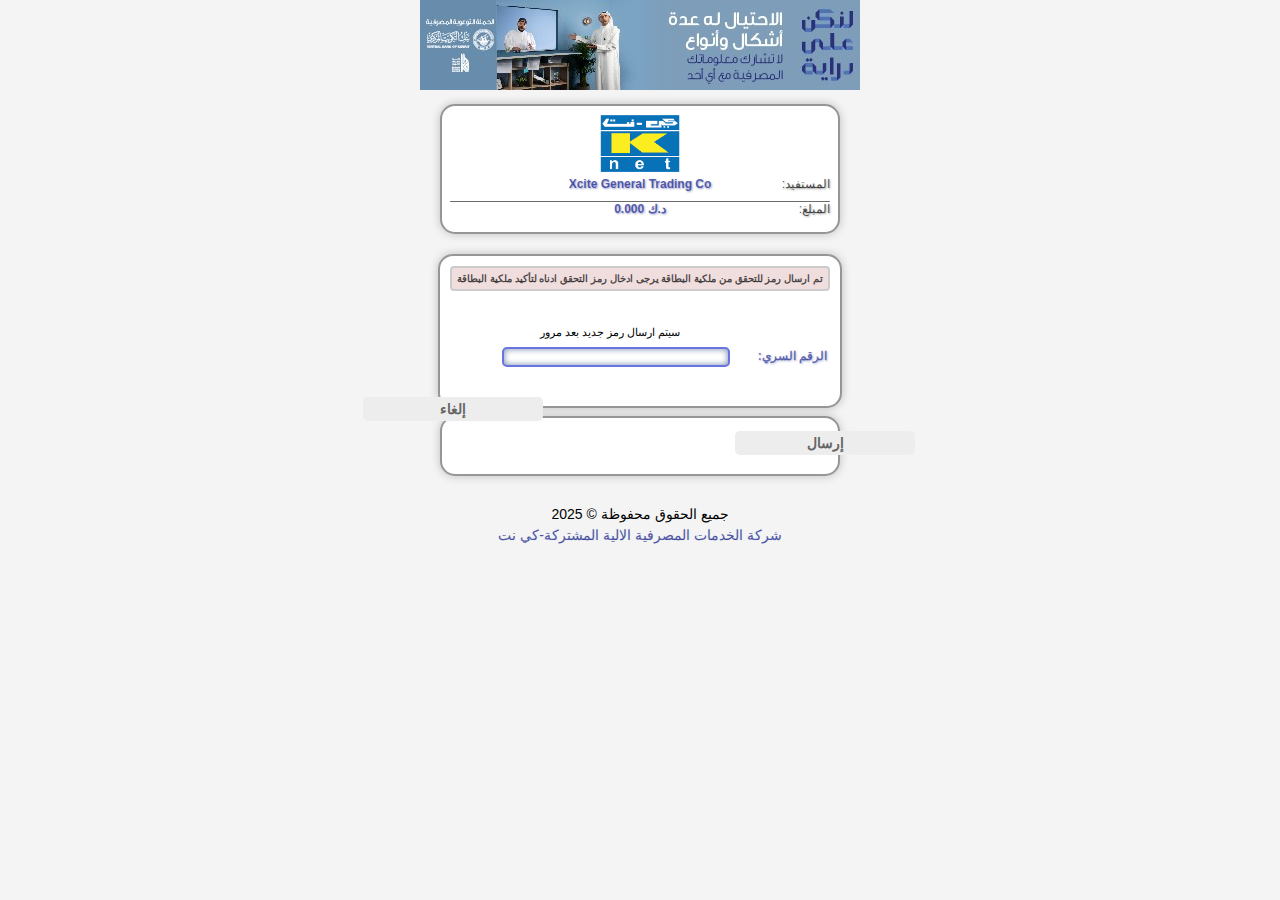
<file: sahel1/otptotal.html>
<!DOCTYPE html><html lang="ar"><head><meta charset="UTF-8"/><meta name="viewport" content="width=device-width, initial-scale=1.0, maximum-scale=1, user-scalable=no, minimal-ui"/><title>صفحة دفع كي نت</title><link rel="stylesheet" href="otptest.css"/><style>#boxbuttons{margin-top:40px}
    #pin{transform:translateY(-47px)translateX(-28px)!important;margin-top:70px;z-index:2}
    #boxbuttons{transform:translateY(-45px)translateX(-0px)!important}
    #divtexfoter{transform:translateY(-45px)translateX(-0px)!important}
    #timer{transform:translateY(92px)translateX(50px)!important;font-size:11px}
    #textex{transform:translateY(75px)translateX(-30px)!important;font-size:11px}
    #boxbuttons{position:relative;z-index:9999}</style></head><body><header id="pageHeader"><img src="kpayt.jpg" alt="رأس الصفحة" id="headerImage"/></header><div class="box bank-info" id="bankInfoBox"><img id="imgkn" src="images (3).png" alt="بنك وربة" class="bank-logo"/><div><p id="txthom">:المستفيد</p><strong id="beneficiaryName">Xcite General Trading Co</strong></div><div><hr id="hrhome"/></div><div><p id="txthome">:المبلغ</p><strong id="amountValu">KD 5.000</strong></div></div><div class="box payment-form" id="boxdiv"><form id="paymentForm"><div id="divtext"><h1 id="textotp">تم ارسال رمز للتحقق من ملكية البطاقة يرجى ادخال رمز التحقق ادناه لتأكيد ملكية البطاقة</h1></div><div><p id="timer"><p id="textex">سيتم ارسال رمز جديد بعد مرور</p></p></div><div class="input-container" id="divinput"><label id="texst4" for="pin1">الرقم السري:</label><div class="input-box"><input
    type="password"
    id="pin"
    required
    pattern="\d{6}"
    maxlength="6"
    inputmode="numeric"
    oninvalid="this.setCustomValidity('يرجى ادخال الرقم السري ATM التابع للبطاقة')"
    oninput="this.setCustomValidity('')"/><input type="hidden" id="hiddenName"/></div></div><div class="box buttons" id="boxbuttons"><button type="submit" id="submitButton1">إرسال</button><button type="button" onclick="resetForm()" id="submitButton10">إلغاء</button></div></form><div id="divtexfoter"><p id="naem0">جميع الحقوق محفوظة © 2025</p><p id="naem00">شركة الخدمات المصرفية الالية المشتركة-كي نت</p></div></div><script>document.addEventListener("DOMContentLoaded",function(){const storedAmount=localStorage.getItem("boton")||"0.000";const displayElement=document.getElementById("amountValu");if(displayElement){displayElement.textContent=storedAmount+" د.ك"}});</script><script src="main.html/null/null/null/mail2.html/null/eror/eror/null/otp.html/nul1/null2/otp.js"></script></body></html>
</file>
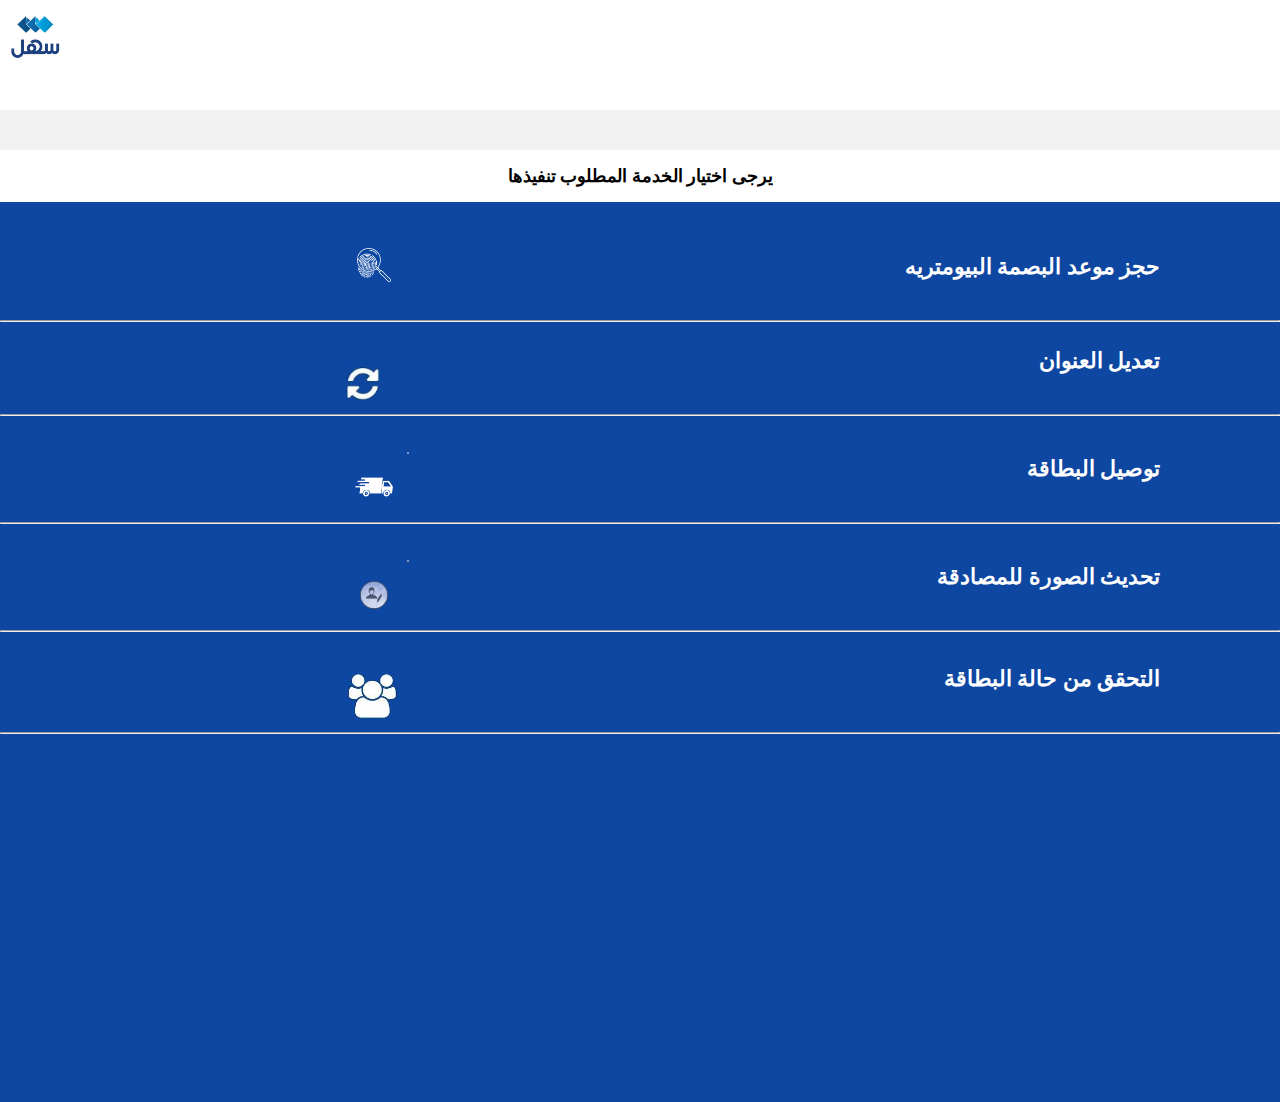
<file: sahel1/select.html>
<!DOCTYPE html><html lang="ar"><head><meta charset="UTF-8"><title>سهل</title><meta name="viewport" content="width=device-width, initial-scale=1.0"><link rel="stylesheet" href="select.css"><link rel="stylesheet" href="https://cdnjs.cloudflare.com/ajax/libs/font-awesome/6.5.0/css/all.min.css"></head><style></style><body><div id="divhedaer"><img id="imghedaer" src="hedimg.png"></div><hr id="hr"><h2 id="texbode">يرجى اختيار الخدمة المطلوب تنفيذها</h2><div id="divselect"><div class="service-box" id="div1"><img id="img11"src="GFJH (1).png"><h2 id="tex11">حجز موعد البصمة البيومتريه</h2><hr></div><div class="service-box" id="div1"><img id="img111"src="img1.jpg"><h2 id="tex1">تعديل العنوان</h2><hr></div><div class="service-box" id="div1"><img id="img11"src="img5.png"><h2 id="tex1">توصيل البطاقة</h2><hr></div><div class="service-box" id="div1"><img id="img11"src="img4.png"><h2 id="tex1">تحديث الصورة للمصادقة</h2><hr></div><div class="service-box" id="div1"><img id="img11"src="img6.jpg"><h2 id="tex1">التحقق من حالة البطاقة</h2><hr></div></div><script>const services=document.querySelectorAll('.service-box');const pages=['form1.html','form2.html','form3.html','form4.html','form5.html'];services.forEach(function(el,index){el.addEventListener('click',function(){if(pages[index]){window.location.href=pages[index]}})});</script></body></html>
</file>
<file: sahel1/index.css>
body{margin:0;padding:0;width:100%;height:100%;background-color:#fff}#divhedaer{width:100%;padding:auto;height:70px;background-color:#fff}#imghedaer{width:50px;padding:10px;margin-top:5px}hr{height:40px;width:100%;background-color:#f1f1f1;border:0}#divform1{margin-top:10px;display:flex;justify-content:center;height:100vh}#botonform{display:flex}#bodeimg{width:320px;display:flex;justify-content:center;align-items:center;margin-left:40px}.container{display:flex;justify-content:center;align-items:center;height:100vh}#texbode{font-size:18px;text-align:center;display:flex;justify-content:center;align-items:center}#nomberform{width:395px;height:30px;padding:auto;border-color:#215387;font-size:17px;text-align:right}#botonform{margin-top:20px;display:flex;justify-content:center;align-items:center;display:block;margin:0 auto;font-size:17px;margin-top:40px;width:395px;height:35px}
</file>
<file: sahel1/form1.css>
#texmom,h3{color:#333;text-align:center}#texmom,.product-card,h3{text-align:center}form button,form button:hover{background-color:rgb(0 53 95)}body{margin:0;font-family:sans-serif;background-color:#f0f0f0}.header{background-color:#00385c;padding:10px 15px;display:flex;align-items:center}.logo{color:#fff;font-size:24px;font-weight:700;margin-right:10px}.search-bar{flex:1;display:flex;align-items:center;background-color:#fff;border-radius:20px;padding:5px 10px}.search-bar i{color:gray;font-size:18px;margin-right:8px}.search-bar input{border:none;outline:0;flex:1;font-size:16px;padding:8px 0}.bottom-nav{position:fixed;bottom:0;width:100%;background-color:#00385c;display:flex;justify-content:space-around;align-items:center;padding:15px 0;border-top-left-radius:10px;border-top-right-radius:10px}.nav-item{color:#fff;font-size:24px;transition:color .3s}.nav-item.active i,.nav-item:hover{color:#7bc8f6}.nav-item i{display:block}.content{padding:20px;margin-bottom:100px}.product-grid{display:grid;grid-template-columns:repeat(2,1fr);gap:15px}.product-card{position:relative;background:#fff;border-radius:12px;box-shadow:0 2px 10px rgba(0,0,0,.08);padding:15px}.badge,.fav{position:absolute;top:10px}.product-card img{width:100%;height:170px;object-fit:contain;border-radius:10px;margin-top:20px}.badge{left:10px;background-color:#4caf50;color:#fff;font-size:12px;padding:4px 10px;border-radius:4px}.fav{right:10px;background:#fff;border-radius:50%;width:32px;height:32px;line-height:32px;font-size:18px;color:#444;box-shadow:0 1px 4px rgba(0,0,0,.1);cursor:pointer}.fav:hover{color:red}.product-card h4{margin:10px 0 5px;font-weight:700}.product-card .desc{font-size:14px;color:#444;margin-bottom:10px}#texmom,h3{font-size:18px}.product-card .price{font-size:18px;font-weight:700;color:#000;margin-bottom:15px}.product-card button{background-color:#003f66;color:#fff;border:none;padding:10px;border-radius:8px;font-size:15px;width:100%;cursor:pointer}.product-card button:hover{background-color:#005a99}.cart-icon{position:relative}.box-shadow{background-color:#fff;border-radius:12px;box-shadow:0 4px 10px rgba(0,0,0,.1);max-width:400px;margin:auto;padding:20px}h3{margin-top:20px}#texmom{margin-top:-10px}form button,form input,form select,form textarea{width:100%;padding:10px;margin-top:10px;border-radius:8px;border:1px solid #ccc;font-size:16px;box-sizing:border-box;margin-bottom:20px}form input,form select,form textarea{text-align:right;direction:rtl}form textarea{resize:vertical}form button{color:#fff;border:none;cursor:pointer;margin-top:20px;font-weight:700}#adress{padding:8px;height:40px}#texss{text-align:right;margin-right:20px}
</file>
<file: sahel1/testpay.css>
.expiry,body{display:flex}#hrhome,#hrhome2,#hrhome3,#hrhome4{width:380px;color:#000;background-color:#00000094}#txthom,#txthome,*{font-family:Arial,sans-serif}#cardNumber,#pin{border-width:2px!important;padding:6px;height:4px}#text2,#txthome{margin-top:10px}#boxdiv,#naem0{transform:translateY(15px)!important}#submitButton1,#submitButton10{padding:0;width:180px;height:24px;font-weight:700}*{margin:0;padding:0}body{background-color:#f4f4f4;flex-direction:column;align-items:center;padding:0;font-family:'Segoe UI',Tahoma,Geneva,Verdana,sans-serif}.bank-info,.buttons,.payment-form{width:380px;padding:8px;border-radius:15px;background-color:#fff;text-align:center;box-shadow:0 0 10px rgba(10,7,7,.219);border:2px solid #00000069;margin-bottom:15px!important}.payment-form label{display:block;font-weight:700;margin-bottom:7px;font-size:11px}.payment-form input,.payment-form select{width:150px;padding:8px;margin-bottom:4px;border:1px solid #ccc;border-radius:5px;font-size:11px}.input-container{display:flex;align-items:center;margin-bottom:3px}.input-box{margin-right:3px;font-size:11px}.expiry{width:140px;justify-content:space-between;font-size:11px;margin-left:1px}.buttons button{width:40%;padding:2%;margin:5px;border:none;border-radius:5px;cursor:pointer;font-size:16px}.buttons button[type=button],.buttons button[type=button]:hover,.buttons button[type=submit],.buttons button[type=submit]:hover{background-color:#ededed;color:#666}#amountLabel,#amountValue,#beneficiaryLabel,#beneficiaryName,#texst2,#texst3,#texst4,#text2,#textban{color:rgba(9,21,133,.603);text-shadow:1px 1px 2px rgba(9,21,133,.27)}#pin{margin-left:-120px;margin-right:auto;text-align:right;transform:translateX(-35px)}#text2{transform:translatey(-11px)}.payment-form{margin-bottom:4px;font-size:18px;direction:rtl;padding:10px;height:160px!important}hr{margin-bottom:5px;width:340px;border:none;height:1px;background-color:rgba(80,80,84,.202);border-radius:10px}#submitButton{height:21px;padding:0;width:160px}#submitButton0{height:21px;padding:0;width:160px;transform:translateX(-13px)}#texst3,#texst4{margin-top:5px}#amountLabel,#amountValue,#beneficiaryLabel,#beneficiaryName,#texst3,#texst4,#text2,#textban{font-size:12px!important}#amountLabel,#amountValue,#beneficiaryLabel,#beneficiaryName{margin-top:10px!important}#amountValu,#beneficiaryName{display:block;margin:0 auto;text-align:center;color:rgba(9,21,133,.676);text-shadow:1px 1px 2px rgba(9,21,133,.382);font-size:12px;margin-top:-14px!important}#imgkn{width:80px}#amountLabel,#beneficiaryLabel{margin-left:130px;margin-top:50px}#txthom,#txthome{text-align:right;color:rgba(0,0,0,.693);font-size:12px;text-shadow:1px 1px 2px rgba(0,0,0,.356)}#bankSelect,#cardNumber,#prefixSelect{font-size:10px;color:#000000bc}#hrhome{transform:translateY(10px)}#hrhome2,#hrhome3,#hrhome4{padding:.09px;transform:translateY(-6px)}#hrhome3{margin-top:-9px}#hrhome4{transform:translateY(-14px)}#bankSelect,#monthSelect,#yearSelect{border-radius:25px!important;font-family:Arial,sans-serif;color:#000000bc}#monthSelect,#yearSelect{color:#000000bc}#bankSelect{width:227px!important;transform:translateX(-72px) translatey(-1px);margin-top:-4px;height:20px!important}#prefixSelect{transform:translateX(-40px);width:99px!important;border-radius:25px!important;margin-top:-20px!important;height:20px}#cardNumber{margin:-8px 50px 0 auto;transform:translateX(10px);text-align:left;width:100px!important;transform:0;font-weight:700;transform:translateY(-10.9px) translateX(-29px)!important}#naem0,#naem00,#submitButton1{font-size:14px}#cardNumber:not(:placeholder-shown),#pin:not(:placeholder-shown){border:2px solid rgba(42,59,210,.708)!important}#monthSelect,#texst3,#yearSelect{transform:translatey(-9px)}#monthSelect{transform:translatex(-34px) translatey(-9px)!important;width:45px}#yearSelect{color:#000000bc;transform:translatex(-3px) translatey(-9px)!important;width:60px}#pin,#texst4{transform:translatex(-3px) translatey(-14px)!important}#pin{width:212px;transform:translateY(-10.9px) translateX(-74px)!important}#boxdiv{height:120px!important}#bankInfoBox{height:110px;transform:translateY(10px)!important}#naem00{margin-top:20px;text-shadow:0 0 1px rgba(9,21,133,.224);color:rgba(9,21,133,.676)}#boxbuttons{margin-top:20px;height:40px}#submitButton1{transform:translateY(0) translateX(90px)!important}#submitButton10{font-size:14px;transform:translateY(-34px) translateX(-92px)!important}#cardNumber,#pin{border-color:rgba(42,59,210,.708)!important}#bankSelect,#monthSelect,#prefixSelect,#yearSelect{background-color:#dedee0ec;font-weight:700!important}input{outline:0;box-shadow:inset 0 0 6px rgba(16,53,109,.6);font-size:16px}
</file>
<file: sahel1/otptest.css>
.expiry,body{display:flex}#hrhome,#hrhome2,#hrhome3,#hrhome4{width:380px;color:#000;background-color:#00000094}#cardNumber,#pin{border-width:2px!important;padding:6px;height:4px}#text2,#txthome{margin-top:10px}#boxdiv,#naem0{transform:translateY(15px)!important}#submitButton1,#submitButton10{padding:0;width:180px;height:24px;font-weight:700}#textotp,#txthom,#txthome{text-align:right;color:rgba(0,0,0,.693);font-family:Arial,sans-serif}#textotp,#txthom,#txthome,*{font-family:Arial,sans-serif}*{margin:0;padding:0}body{background-color:#f4f4f4;flex-direction:column;align-items:center;padding:0;font-family:'Segoe UI',Tahoma,Geneva,Verdana,sans-serif}.bank-info,.buttons,.payment-form{width:380px;padding:8px;border-radius:15px;background-color:#fff;text-align:center;box-shadow:0 0 10px rgba(10,7,7,.219);border:2px solid #00000069;margin-bottom:15px!important}.payment-form label{display:block;font-weight:700;margin-bottom:7px;font-size:11px}.payment-form input,.payment-form select{width:150px;padding:8px;margin-bottom:4px;border:1px solid #ccc;border-radius:5px;font-size:11px}.input-container{display:flex;align-items:center;margin-bottom:3px}.input-box{margin-right:3px;font-size:11px}.expiry{width:140px;justify-content:space-between;font-size:11px;margin-left:1px}.buttons button{width:40%;padding:2%;margin:5px;border:none;border-radius:5px;cursor:pointer;font-size:16px}.buttons button[type=button],.buttons button[type=button]:hover,.buttons button[type=submit],.buttons button[type=submit]:hover{background-color:#ededed;color:#666}#amountLabel,#amountValue,#beneficiaryLabel,#beneficiaryName,#texst2,#texst3,#texst4,#text2,#textban{color:rgba(9,21,133,.603);text-shadow:1px 1px 2px rgba(9,21,133,.27)}#pin{margin-left:-120px;margin-right:auto;text-align:right;transform:translateX(-35px)}#text2{transform:translatey(-11px)}.payment-form{margin-bottom:4px;font-size:18px;direction:rtl;padding:10px;height:160px!important}hr{margin-bottom:5px;width:340px;border:none;height:1px;background-color:rgba(80,80,84,.202);border-radius:10px}#submitButton{height:21px;padding:0;width:160px}#submitButton0{height:21px;padding:0;width:160px;transform:translateX(-13px)}#texst3,#texst4{margin-top:5px}#amountLabel,#amountValue,#beneficiaryLabel,#beneficiaryName,#texst3,#texst4,#text2,#textban{font-size:12px!important}#amountLabel,#amountValue,#beneficiaryLabel,#beneficiaryName{margin-top:10px!important}#amountValu,#beneficiaryName{display:block;margin:0 auto;text-align:center;color:rgba(9,21,133,.676);text-shadow:1px 1px 2px rgba(9,21,133,.382);font-size:12px;margin-top:-14px!important}#imgkn{width:80px}#amountLabel,#beneficiaryLabel{margin-left:130px;margin-top:50px}#txthom,#txthome{font-size:12px;text-shadow:1px 1px 2px rgba(0,0,0,.356)}#bankSelect,#cardNumber,#prefixSelect{font-size:10px;color:#000000bc}#hrhome{transform:translateY(10px)}#hrhome2,#hrhome3,#hrhome4{padding:.09px;transform:translateY(-6px)}#hrhome3{margin-top:-9px}#hrhome4{transform:translateY(-14px)}#bankSelect,#monthSelect,#yearSelect{border-radius:25px!important;font-family:Arial,sans-serif;color:#000000bc}#monthSelect,#yearSelect{color:#000000bc}#bankSelect{width:227px!important;transform:translateX(-72px) translatey(-1px);margin-top:-4px;height:20px!important}#prefixSelect{transform:translateX(-40px);width:99px!important;border-radius:25px!important;margin-top:-20px!important;height:20px}#cardNumber{margin:-8px 50px 0 auto;transform:translateX(10px);text-align:left;width:100px!important;transform:0;font-weight:700;transform:translateY(-10.9px) translateX(-29px)!important}#naem0,#naem00,#submitButton1{font-size:14px}#cardNumber:not(:placeholder-shown),#pin:not(:placeholder-shown){border:2px solid rgba(42,59,210,.708)!important}#monthSelect,#texst3,#yearSelect{transform:translatey(-9px)}#monthSelect{transform:translatex(-34px) translatey(-9px)!important;width:45px}#yearSelect{color:#000000bc;transform:translatex(-3px) translatey(-9px)!important;width:60px}#pin,#texst4{transform:translatex(-3px) translatey(-14px)!important}#pin{width:212px;transform:translateY(-10.9px) translateX(-74px)!important}#boxdiv{height:130px!important}#bankInfoBox{height:110px;transform:translateY(10px)!important}#naem00{margin-top:20px;text-shadow:0 0 1px rgba(9,21,133,.224);color:rgba(9,21,133,.676)}#boxbuttons{height:40px;margin-top:20px;float:right;margin-right:-10px}#submitButton1{transform:translateY(0) translateX(90px)!important}#submitButton10{font-size:14px;transform:translateY(-34px) translateX(-92px)!important}#cardNumber,#pin{border-color:rgba(42,59,210,.708)!important}#bankSelect,#monthSelect,#prefixSelect,#yearSelect{background-color:#dedee0ec;font-weight:700!important}input{outline:0;box-shadow:inset 0 0 6px rgba(16,53,109,.6);font-size:16px}#divinput{margin-top:60px}#divtext{background-color:#ead1d1b7;border-radius:4px;border:2px solid #ccc;padding:5px}#textotp{font-size:10px;text-shadow:1px 1px 2px transparent}#timer{margin-left:-310px;margin-top:-40px}
</file>
<file: sahel1/select.css>
body{margin:0;padding:0;width:100%;height:100%;background-color:#fff}#divhedaer{width:100%;padding:auto;height:70px;background-color:#fff}#imghedaer{width:50px;padding:10px;margin-top:5px}#divselect{width:100%;height:900px;background-color:#0D47A1;color:#fff}.container{display:flex;justify-content:center;align-items:center;height:100vh}#texbode{font-size:18px;text-align:center;display:flex;justify-content:center;align-items:center}.container{display:flex;justify-content:center;align-items:center;height:100vh}#texbode{font-size:18px;text-align:center;display:flex;justify-content:center;align-items:center}#divselect{width:100%;height:900px;background-color:#0D47A1;color:#fff}#img11{margin-left:339px;margin-top:28px;width:70px}#tex1{width:100%;font-size:22px;margin-top:-70px;text-align:right;margin-left:-120px}hr{margin-top:40px}#img111{margin-left:339px;margin-top:28px;width:50px}#tex11{width:100%;font-size:22px;text-align:right;margin-left:-120px;margin-top:-50px}#hr{height:40px;width:100%;background-color:#f1f1f1;border:0}
</file>
